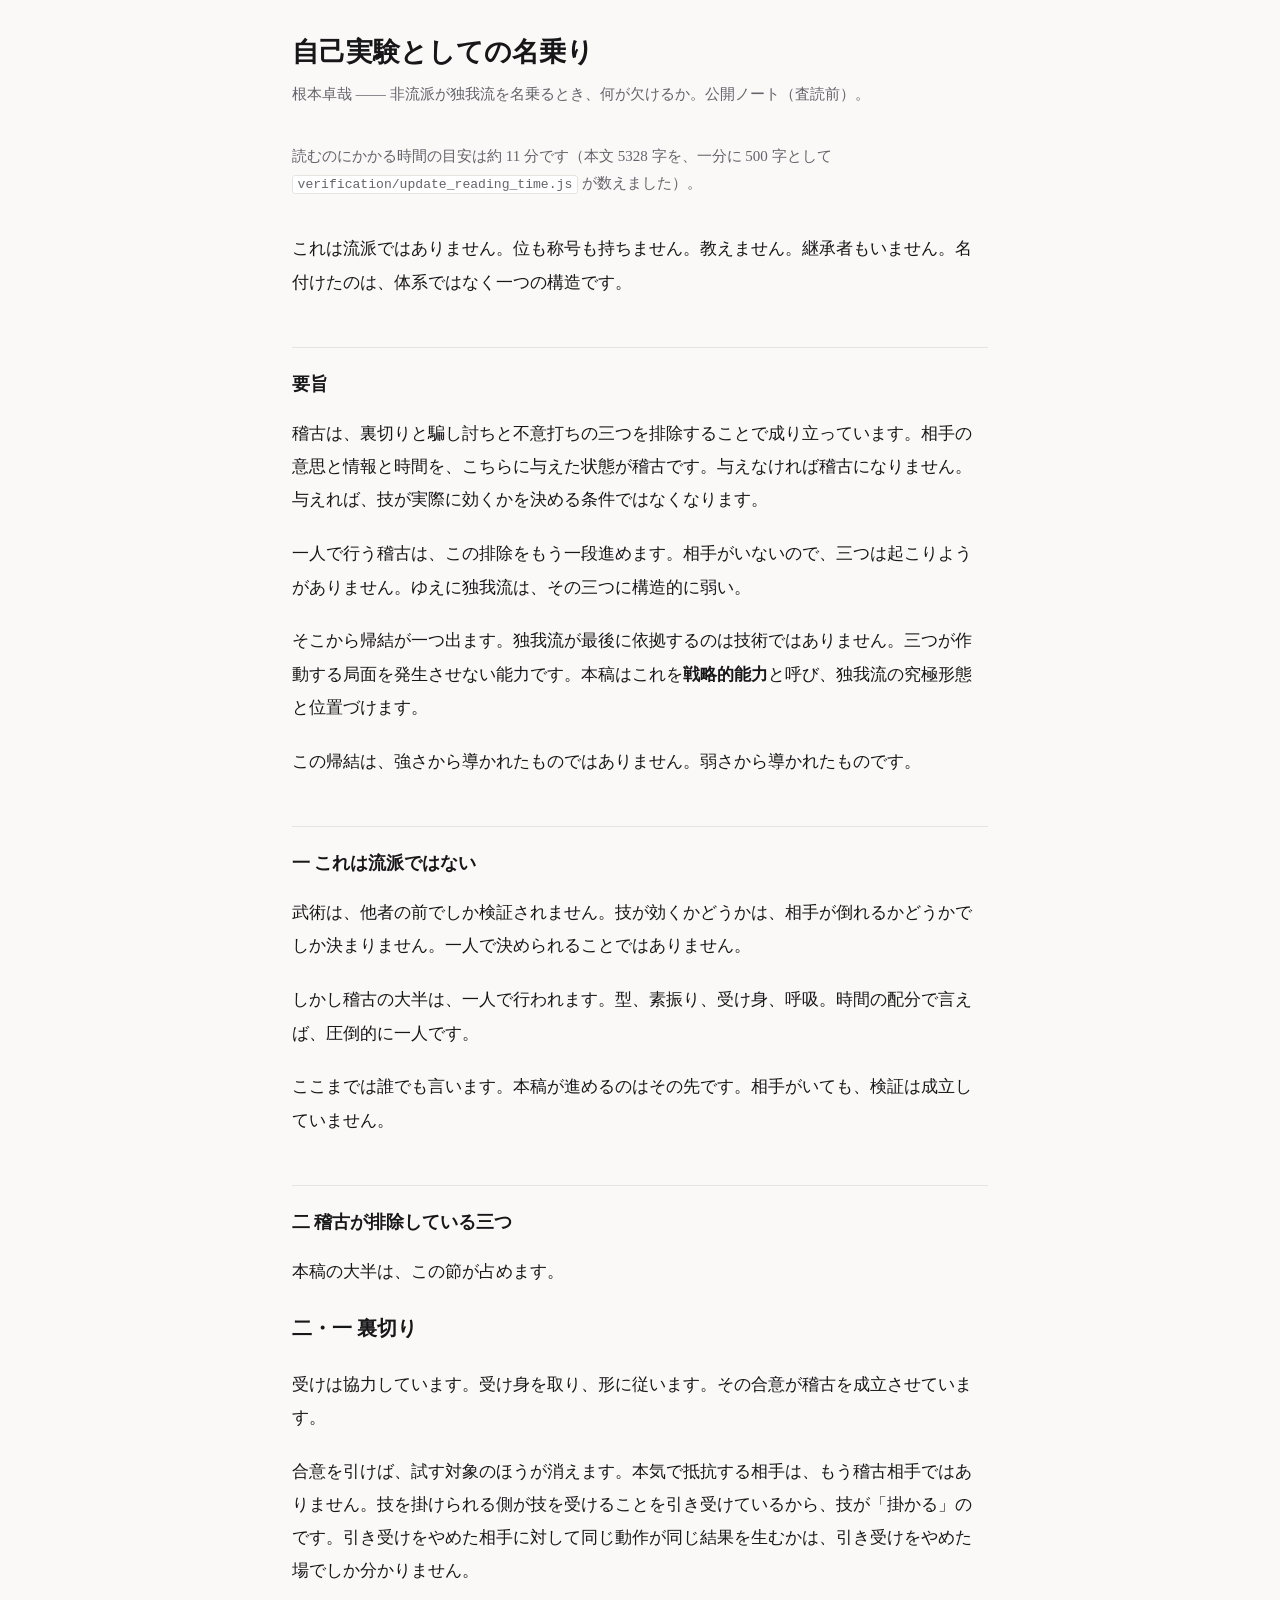
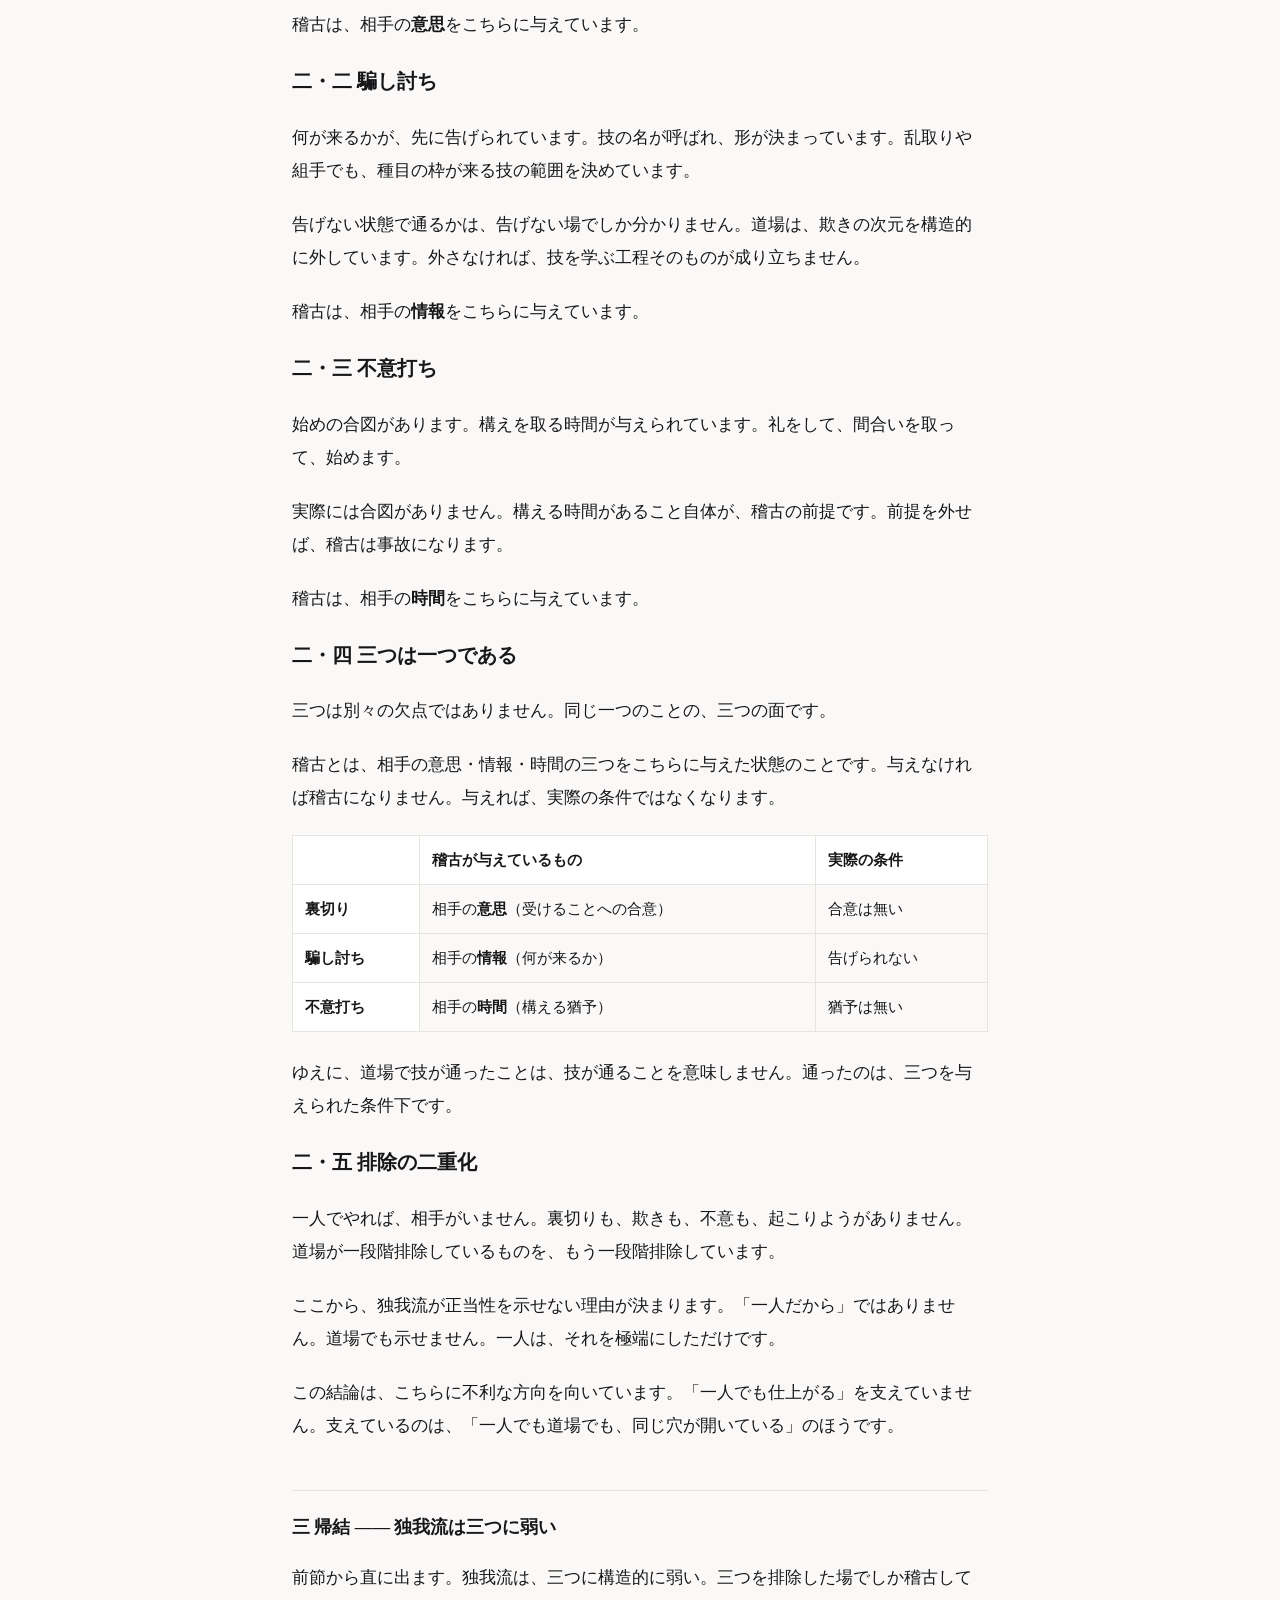
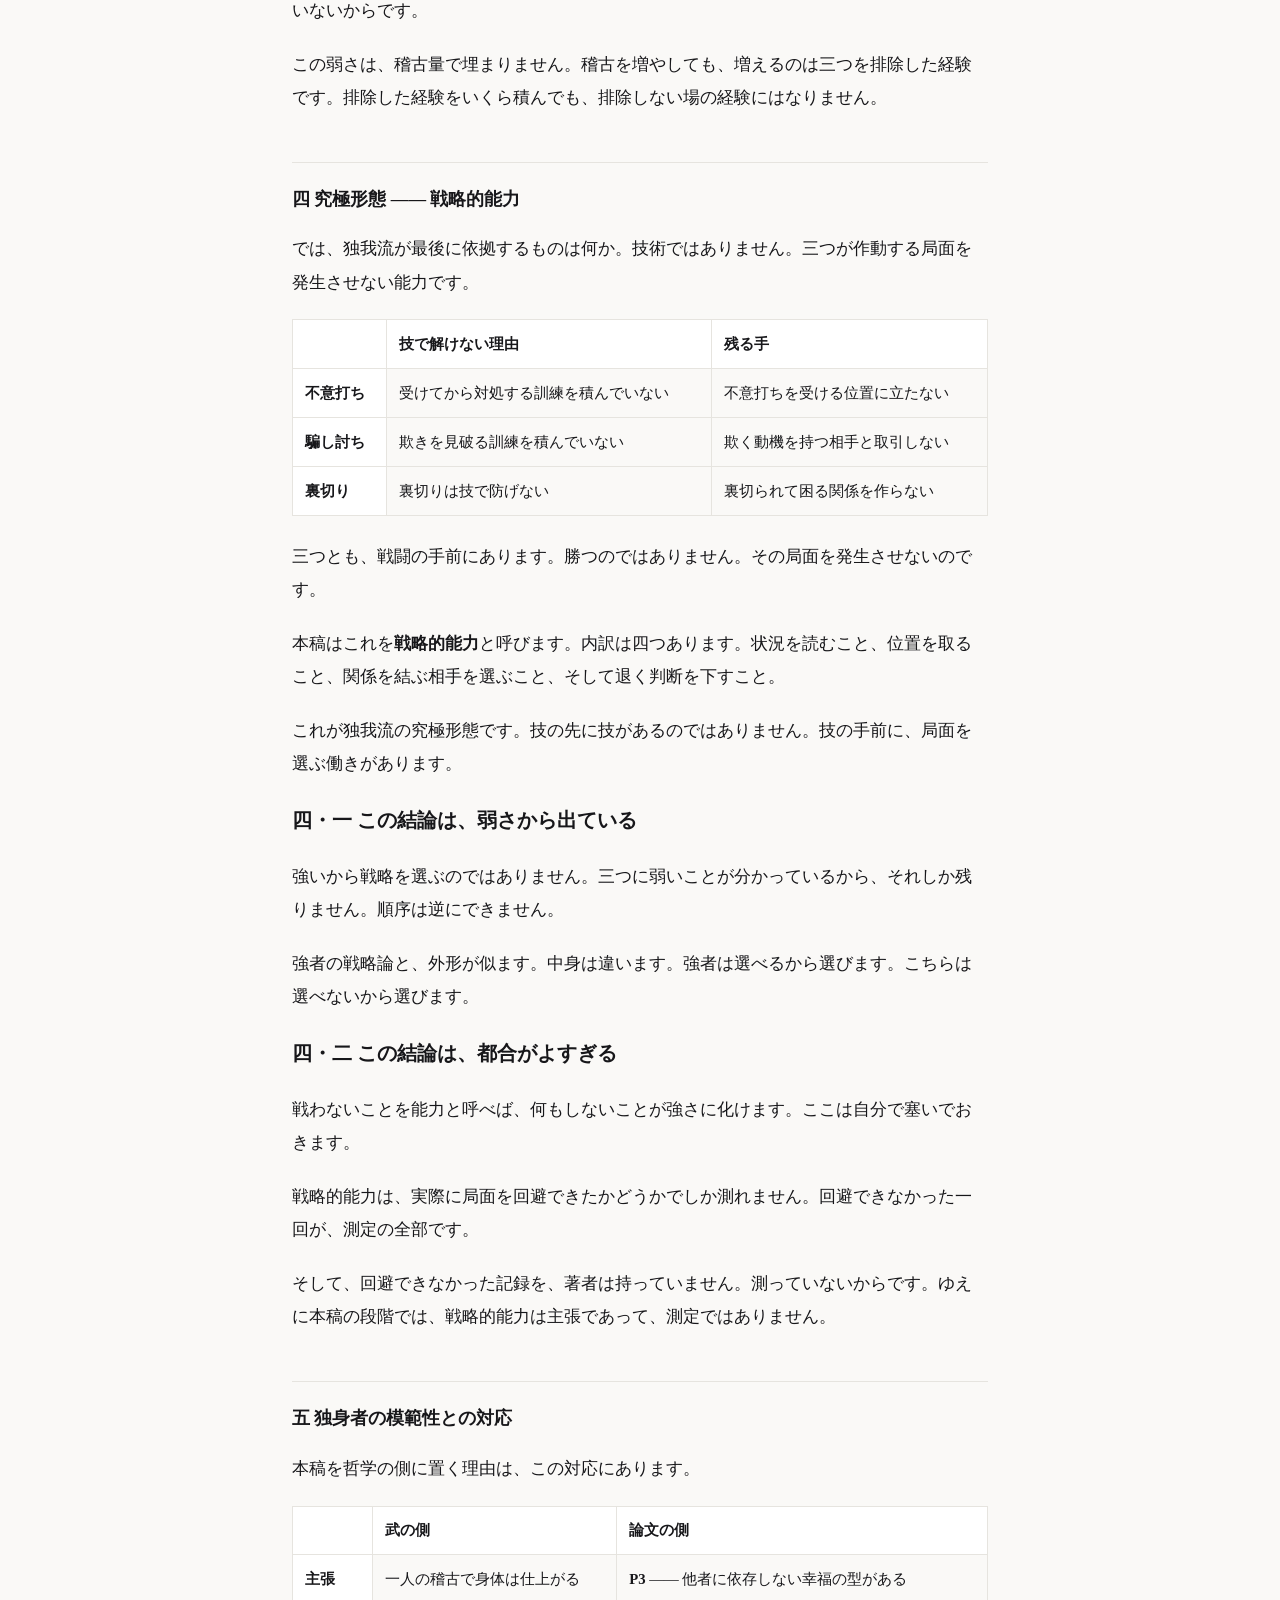
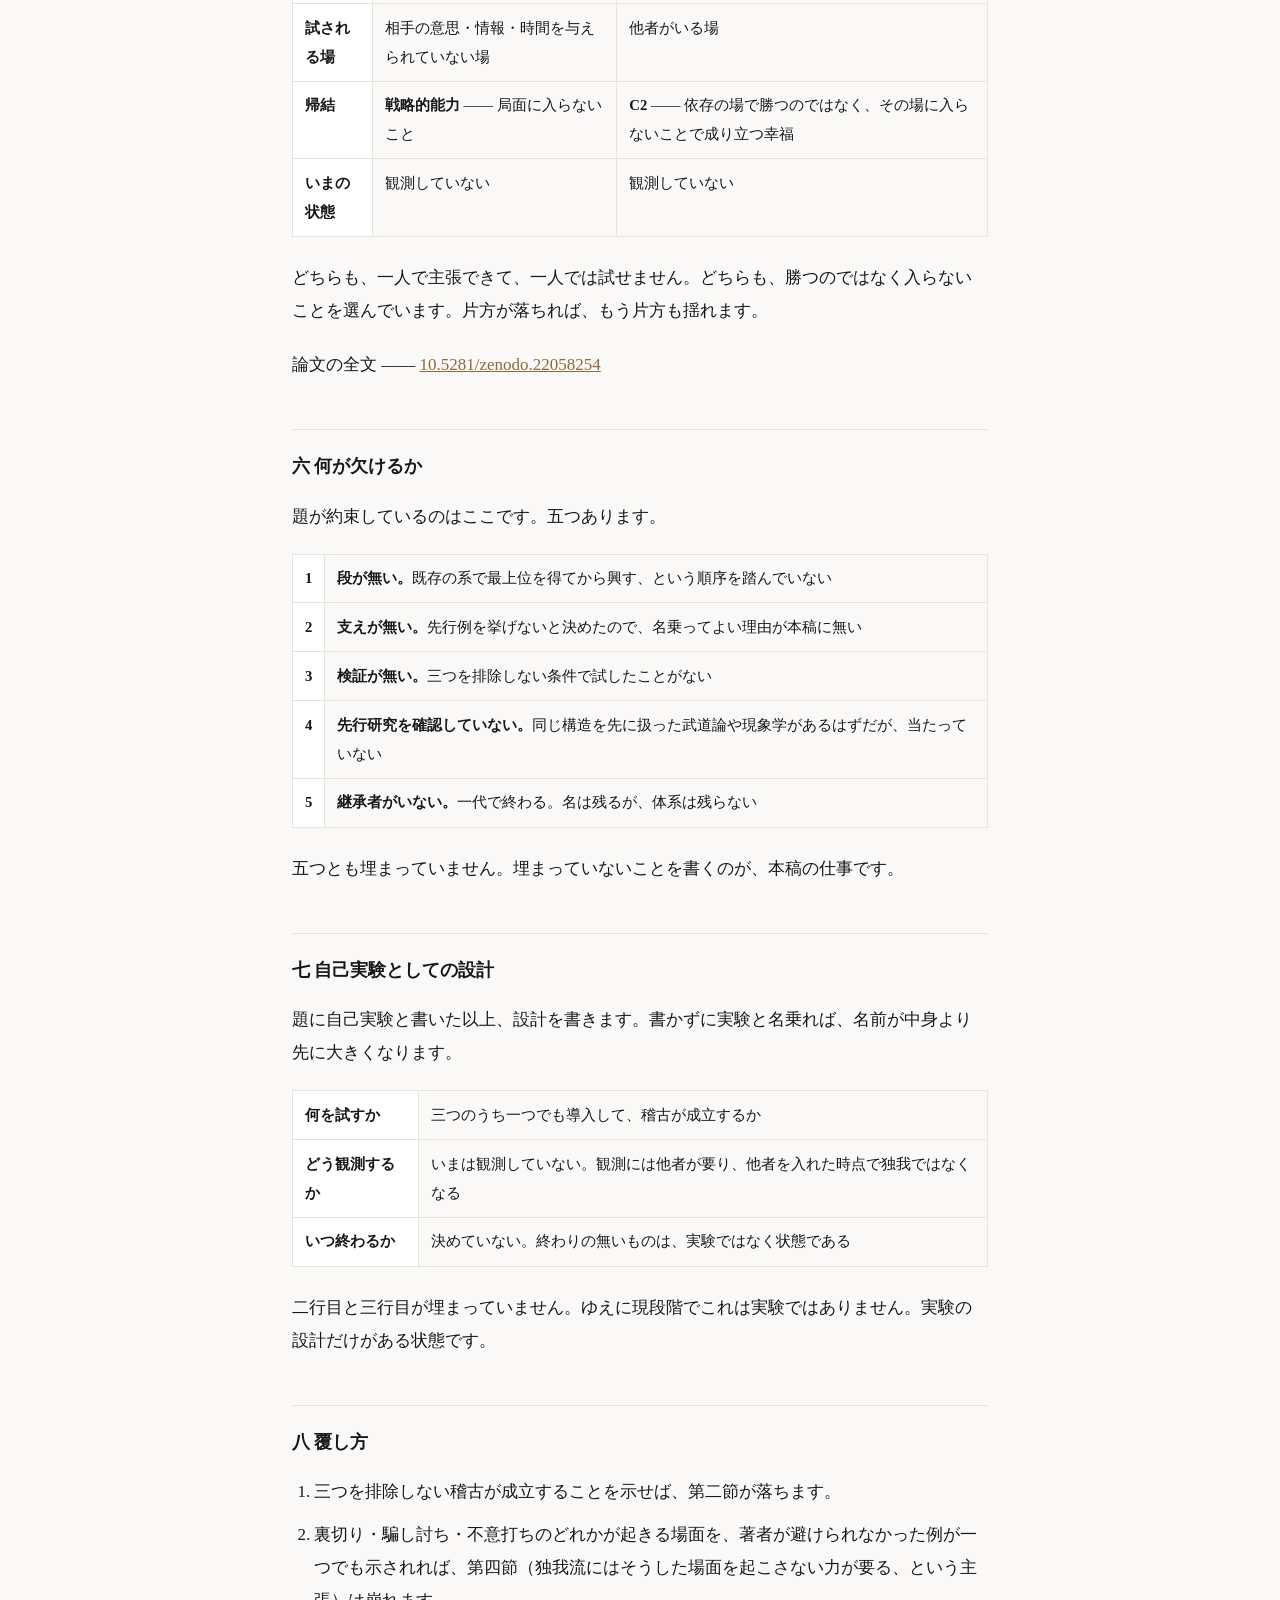
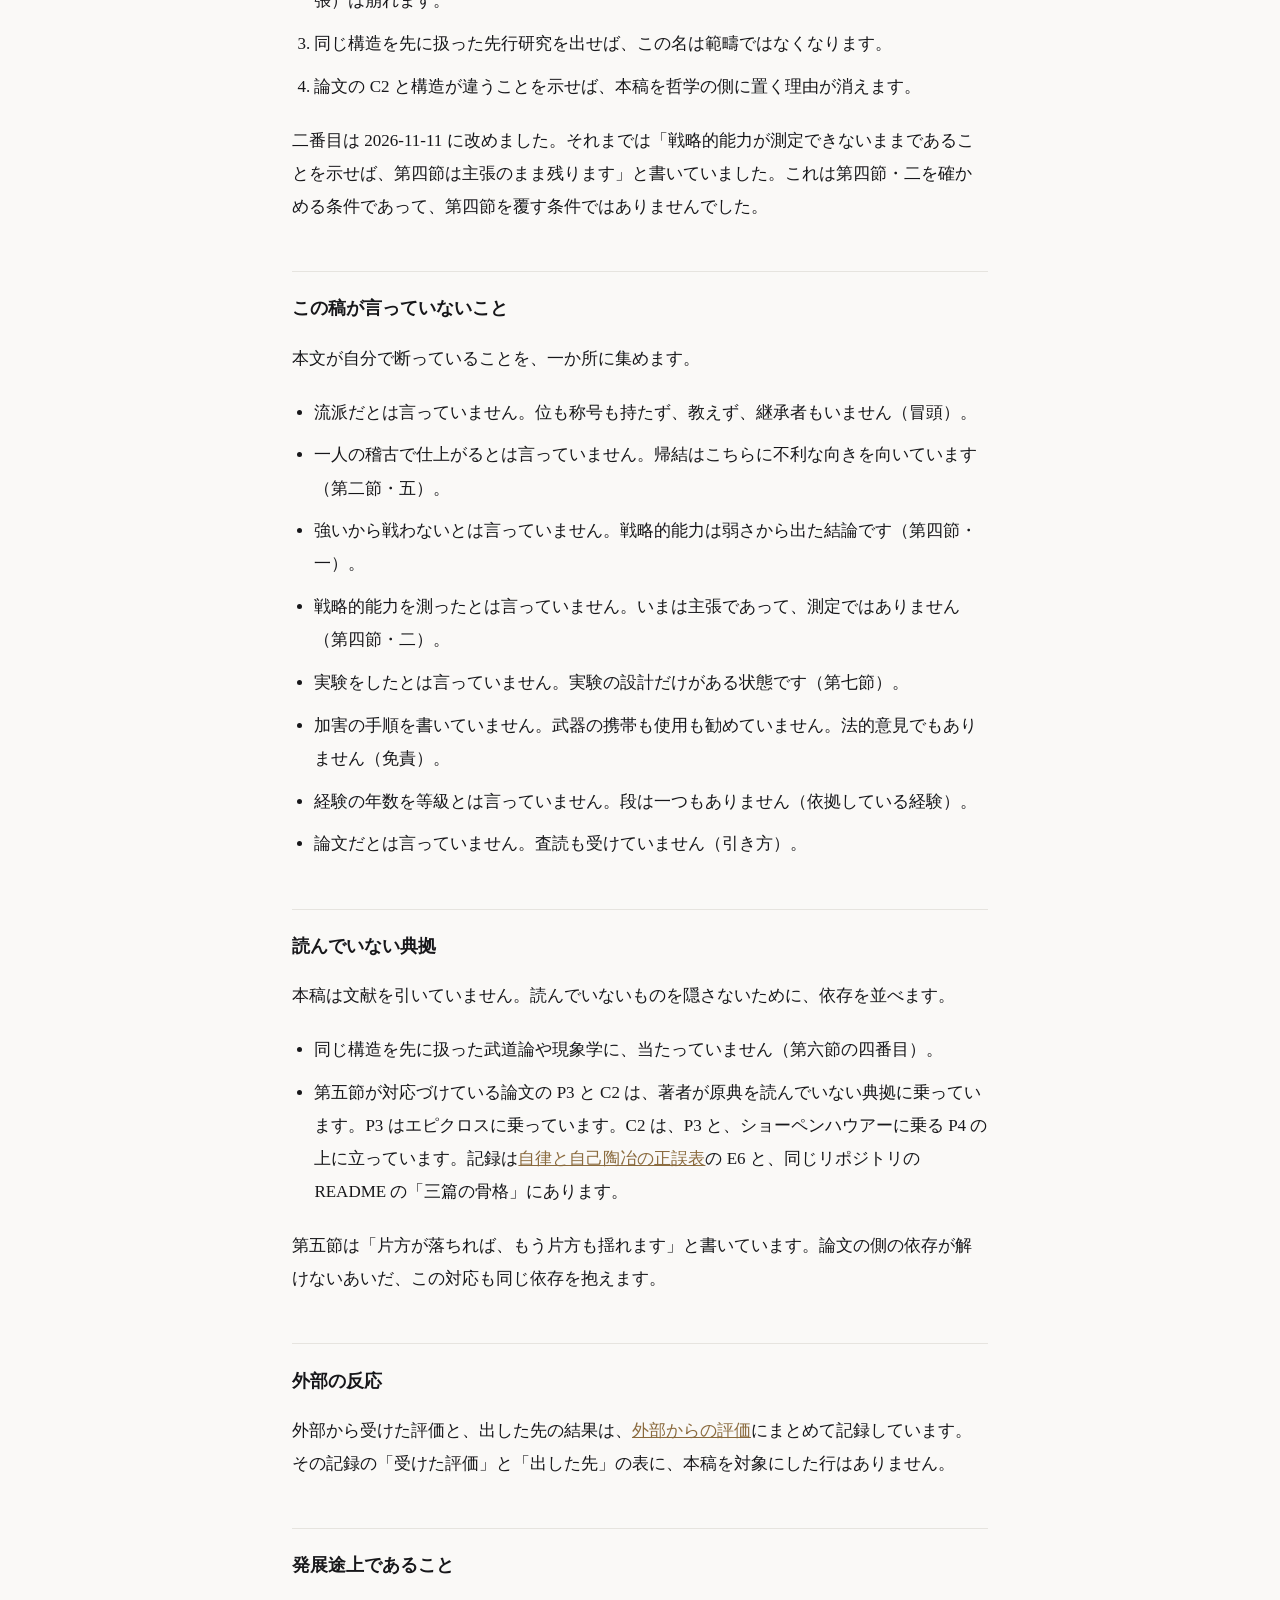
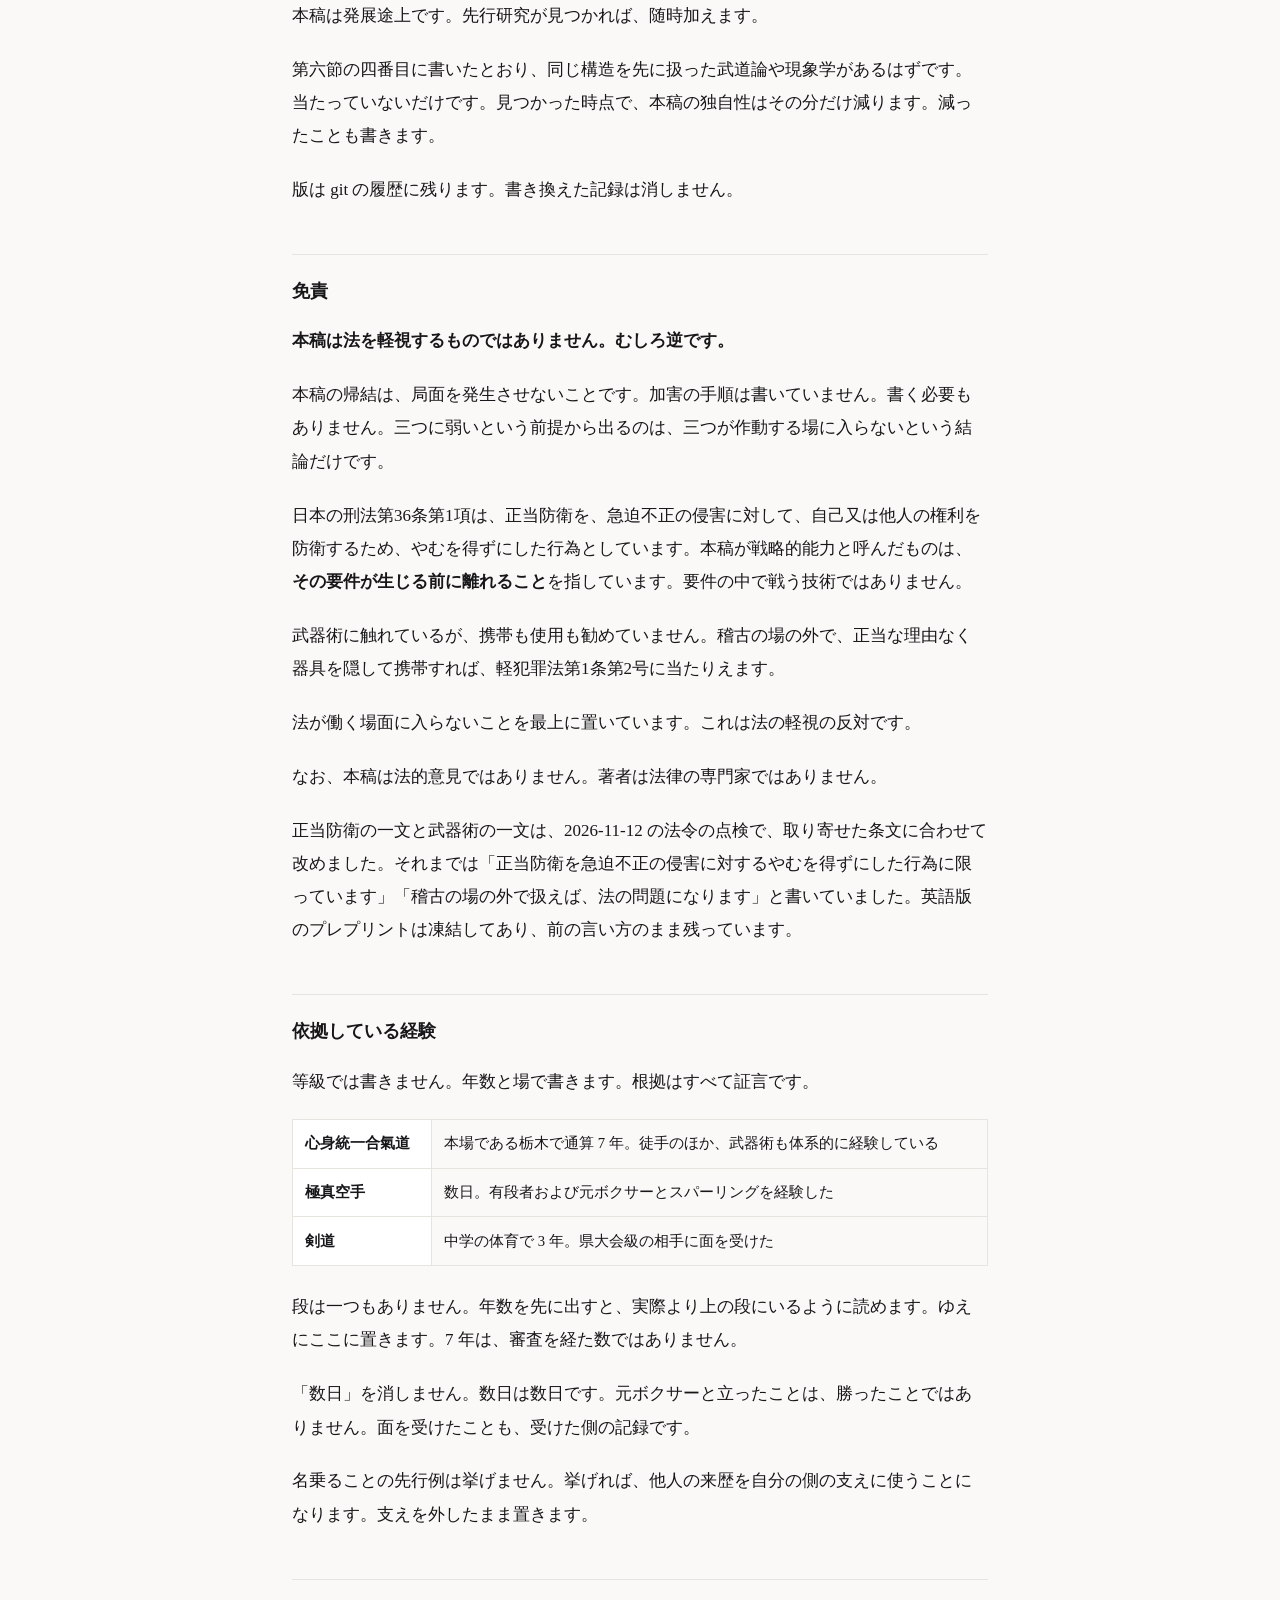
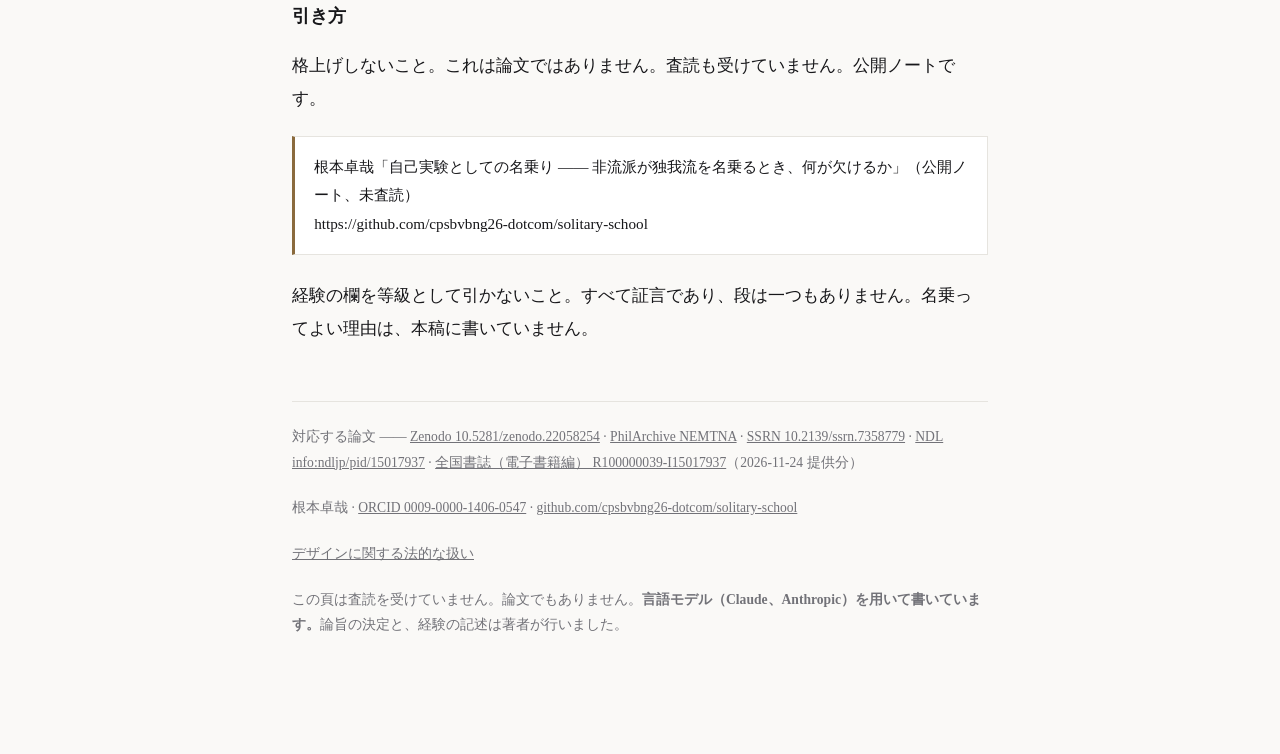
<file: index.html>
<!DOCTYPE html>
<html lang="ja">
<head>
<meta charset="UTF-8">
<meta name="viewport" content="width=device-width, initial-scale=1.0">
<meta http-equiv="Content-Security-Policy" content="default-src 'none'; script-src 'none'; style-src 'self'; img-src 'self' data:; connect-src 'none'; form-action 'none'; base-uri 'none'">
<title>自己実験としての名乗り | 根本卓哉</title>
<meta name="description" content="稽古は裏切りと騙し討ちと不意打ちの三つを排除することで成り立ちます。その三つは、技が実際に効くかを決める条件でもあります。独我流が最後に依拠するのは技術ではなく戦略的能力です。">
<meta name="robots" content="index, follow">
<link rel="stylesheet" href="style.css">
</head>
<body>
<main id="main" tabindex="-1">
<div class="wrap">

<h1>自己実験としての名乗り</h1>
<p class="lede">根本卓哉 —— 非流派が独我流を名乗るとき、何が欠けるか。公開ノート（査読前）。</p>

<p class="lede"><!-- 読む時間:ここから -->読むのにかかる時間の目安は約 11 分です（本文 5328 字を、一分に 500 字として <code>verification/update_reading_time.js</code> が数えました）。<!-- 読む時間:ここまで --></p>

<p>これは流派ではありません。位も称号も持ちません。教えません。継承者もいません。名付けたのは、体系ではなく一つの構造です。</p>

<h2>要旨</h2>

<p>稽古は、裏切りと騙し討ちと不意打ちの三つを排除することで成り立っています。相手の意思と情報と時間を、こちらに与えた状態が稽古です。与えなければ稽古になりません。与えれば、技が実際に効くかを決める条件ではなくなります。</p>

<p>一人で行う稽古は、この排除をもう一段進めます。相手がいないので、三つは起こりようがありません。ゆえに独我流は、その三つに構造的に弱い。</p>

<p>そこから帰結が一つ出ます。独我流が最後に依拠するのは技術ではありません。三つが作動する局面を発生させない能力です。本稿はこれを<b>戦略的能力</b>と呼び、独我流の究極形態と位置づけます。</p>

<p>この帰結は、強さから導かれたものではありません。弱さから導かれたものです。</p>

<h2>一 これは流派ではない</h2>

<p>武術は、他者の前でしか検証されません。技が効くかどうかは、相手が倒れるかどうかでしか決まりません。一人で決められることではありません。</p>

<p>しかし稽古の大半は、一人で行われます。型、素振り、受け身、呼吸。時間の配分で言えば、圧倒的に一人です。</p>

<p>ここまでは誰でも言います。本稿が進めるのはその先です。相手がいても、検証は成立していません。</p>

<h2>二 稽古が排除している三つ</h2>

<p>本稿の大半は、この節が占めます。</p>

<h3>二・一 裏切り</h3>

<p>受けは協力しています。受け身を取り、形に従います。その合意が稽古を成立させています。</p>

<p>合意を引けば、試す対象のほうが消えます。本気で抵抗する相手は、もう稽古相手ではありません。技を掛けられる側が技を受けることを引き受けているから、技が「掛かる」のです。引き受けをやめた相手に対して同じ動作が同じ結果を生むかは、引き受けをやめた場でしか分かりません。</p>

<p>稽古は、相手の<b>意思</b>をこちらに与えています。</p>

<h3>二・二 騙し討ち</h3>

<p>何が来るかが、先に告げられています。技の名が呼ばれ、形が決まっています。乱取りや組手でも、種目の枠が来る技の範囲を決めています。</p>

<p>告げない状態で通るかは、告げない場でしか分かりません。道場は、欺きの次元を構造的に外しています。外さなければ、技を学ぶ工程そのものが成り立ちません。</p>

<p>稽古は、相手の<b>情報</b>をこちらに与えています。</p>

<h3>二・三 不意打ち</h3>

<p>始めの合図があります。構えを取る時間が与えられています。礼をして、間合いを取って、始めます。</p>

<p>実際には合図がありません。構える時間があること自体が、稽古の前提です。前提を外せば、稽古は事故になります。</p>

<p>稽古は、相手の<b>時間</b>をこちらに与えています。</p>

<h3>二・四 三つは一つである</h3>

<p>三つは別々の欠点ではありません。同じ一つのことの、三つの面です。</p>

<p>稽古とは、相手の意思・情報・時間の三つをこちらに与えた状態のことです。与えなければ稽古になりません。与えれば、実際の条件ではなくなります。</p>

<div class="tw">
<table>
<tr><th></th><th>稽古が与えているもの</th><th>実際の条件</th></tr>
<tr><th>裏切り</th><td>相手の<b>意思</b>（受けることへの合意）</td><td>合意は無い</td></tr>
<tr><th>騙し討ち</th><td>相手の<b>情報</b>（何が来るか）</td><td>告げられない</td></tr>
<tr><th>不意打ち</th><td>相手の<b>時間</b>（構える猶予）</td><td>猶予は無い</td></tr>
</table>
</div>

<p>ゆえに、道場で技が通ったことは、技が通ることを意味しません。通ったのは、三つを与えられた条件下です。</p>

<h3>二・五 排除の二重化</h3>

<p>一人でやれば、相手がいません。裏切りも、欺きも、不意も、起こりようがありません。道場が一段階排除しているものを、もう一段階排除しています。</p>

<p>ここから、独我流が正当性を示せない理由が決まります。「一人だから」ではありません。道場でも示せません。一人は、それを極端にしただけです。</p>

<p>この結論は、こちらに不利な方向を向いています。「一人でも仕上がる」を支えていません。支えているのは、「一人でも道場でも、同じ穴が開いている」のほうです。</p>

<h2>三 帰結 —— 独我流は三つに弱い</h2>

<p>前節から直に出ます。独我流は、三つに構造的に弱い。三つを排除した場でしか稽古していないからです。</p>

<p>この弱さは、稽古量で埋まりません。稽古を増やしても、増えるのは三つを排除した経験です。排除した経験をいくら積んでも、排除しない場の経験にはなりません。</p>

<h2>四 究極形態 —— 戦略的能力</h2>

<p>では、独我流が最後に依拠するものは何か。技術ではありません。三つが作動する局面を発生させない能力です。</p>

<div class="tw">
<table>
<tr><th></th><th>技で解けない理由</th><th>残る手</th></tr>
<tr><th>不意打ち</th><td>受けてから対処する訓練を積んでいない</td><td>不意打ちを受ける位置に立たない</td></tr>
<tr><th>騙し討ち</th><td>欺きを見破る訓練を積んでいない</td><td>欺く動機を持つ相手と取引しない</td></tr>
<tr><th>裏切り</th><td>裏切りは技で防げない</td><td>裏切られて困る関係を作らない</td></tr>
</table>
</div>

<p>三つとも、戦闘の手前にあります。勝つのではありません。その局面を発生させないのです。</p>

<p>本稿はこれを<b>戦略的能力</b>と呼びます。内訳は四つあります。状況を読むこと、位置を取ること、関係を結ぶ相手を選ぶこと、そして退く判断を下すこと。</p>

<p>これが独我流の究極形態です。技の先に技があるのではありません。技の手前に、局面を選ぶ働きがあります。</p>

<h3>四・一 この結論は、弱さから出ている</h3>

<p>強いから戦略を選ぶのではありません。三つに弱いことが分かっているから、それしか残りません。順序は逆にできません。</p>

<p>強者の戦略論と、外形が似ます。中身は違います。強者は選べるから選びます。こちらは選べないから選びます。</p>

<h3>四・二 この結論は、都合がよすぎる</h3>

<p>戦わないことを能力と呼べば、何もしないことが強さに化けます。ここは自分で塞いでおきます。</p>

<p>戦略的能力は、実際に局面を回避できたかどうかでしか測れません。回避できなかった一回が、測定の全部です。</p>

<p>そして、回避できなかった記録を、著者は持っていません。測っていないからです。ゆえに本稿の段階では、戦略的能力は主張であって、測定ではありません。</p>

<h2>五 独身者の模範性との対応</h2>

<p>本稿を哲学の側に置く理由は、この対応にあります。</p>

<div class="tw">
<table>
<tr><th></th><th>武の側</th><th>論文の側</th></tr>
<tr><th>主張</th><td>一人の稽古で身体は仕上がる</td><td><b>P3</b> —— 他者に依存しない幸福の型がある</td></tr>
<tr><th>試される場</th><td>相手の意思・情報・時間を与えられていない場</td><td>他者がいる場</td></tr>
<tr><th>帰結</th><td><b>戦略的能力</b> —— 局面に入らないこと</td><td><b>C2</b> —— 依存の場で勝つのではなく、その場に入らないことで成り立つ幸福</td></tr>
<tr><th>いまの状態</th><td>観測していない</td><td>観測していない</td></tr>
</table>
</div>

<p>どちらも、一人で主張できて、一人では試せません。どちらも、勝つのではなく入らないことを選んでいます。片方が落ちれば、もう片方も揺れます。</p>

<p>論文の全文 —— <a href="https://doi.org/10.5281/zenodo.22058254" target="_blank" rel="noopener">10.5281/zenodo.22058254</a></p>

<h2>六 何が欠けるか</h2>

<p>題が約束しているのはここです。五つあります。</p>

<div class="tw">
<table>
<tr><th>1</th><td><b>段が無い。</b>既存の系で最上位を得てから興す、という順序を踏んでいない</td></tr>
<tr><th>2</th><td><b>支えが無い。</b>先行例を挙げないと決めたので、名乗ってよい理由が本稿に無い</td></tr>
<tr><th>3</th><td><b>検証が無い。</b>三つを排除しない条件で試したことがない</td></tr>
<tr><th>4</th><td><b>先行研究を確認していない。</b>同じ構造を先に扱った武道論や現象学があるはずだが、当たっていない</td></tr>
<tr><th>5</th><td><b>継承者がいない。</b>一代で終わる。名は残るが、体系は残らない</td></tr>
</table>
</div>

<p>五つとも埋まっていません。埋まっていないことを書くのが、本稿の仕事です。</p>

<h2>七 自己実験としての設計</h2>

<p>題に自己実験と書いた以上、設計を書きます。書かずに実験と名乗れば、名前が中身より先に大きくなります。</p>

<div class="tw">
<table>
<tr><th>何を試すか</th><td>三つのうち一つでも導入して、稽古が成立するか</td></tr>
<tr><th>どう観測するか</th><td>いまは観測していない。観測には他者が要り、他者を入れた時点で独我ではなくなる</td></tr>
<tr><th>いつ終わるか</th><td>決めていない。終わりの無いものは、実験ではなく状態である</td></tr>
</table>
</div>

<p>二行目と三行目が埋まっていません。ゆえに現段階でこれは実験ではありません。実験の設計だけがある状態です。</p>

<h2>八 覆し方</h2>

<ol>
<li>三つを排除しない稽古が成立することを示せば、第二節が落ちます。</li>
<li>裏切り・騙し討ち・不意打ちのどれかが起きる場面を、著者が避けられなかった例が一つでも示されれば、第四節（独我流にはそうした場面を起こさない力が要る、という主張）は崩れます。</li>
<li>同じ構造を先に扱った先行研究を出せば、この名は範疇ではなくなります。</li>
<li>論文の C2 と構造が違うことを示せば、本稿を哲学の側に置く理由が消えます。</li>
</ol>

<p>二番目は 2026-11-11 に改めました。それまでは「戦略的能力が測定できないままであることを示せば、第四節は主張のまま残ります」と書いていました。これは第四節・二を確かめる条件であって、第四節を覆す条件ではありませんでした。</p>

<h2>この稿が言っていないこと</h2>

<p>本文が自分で断っていることを、一か所に集めます。</p>

<ul>
<li>流派だとは言っていません。位も称号も持たず、教えず、継承者もいません（冒頭）。</li>
<li>一人の稽古で仕上がるとは言っていません。帰結はこちらに不利な向きを向いています（第二節・五）。</li>
<li>強いから戦わないとは言っていません。戦略的能力は弱さから出た結論です（第四節・一）。</li>
<li>戦略的能力を測ったとは言っていません。いまは主張であって、測定ではありません（第四節・二）。</li>
<li>実験をしたとは言っていません。実験の設計だけがある状態です（第七節）。</li>
<li>加害の手順を書いていません。武器の携帯も使用も勧めていません。法的意見でもありません（免責）。</li>
<li>経験の年数を等級とは言っていません。段は一つもありません（依拠している経験）。</li>
<li>論文だとは言っていません。査読も受けていません（引き方）。</li>
</ul>

<h2>読んでいない典拠</h2>

<p>本稿は文献を引いていません。読んでいないものを隠さないために、依存を並べます。</p>

<ul>
<li>同じ構造を先に扱った武道論や現象学に、当たっていません（第六節の四番目）。</li>
<li>第五節が対応づけている論文の P3 と C2 は、著者が原典を読んでいない典拠に乗っています。P3 はエピクロスに乗っています。C2 は、P3 と、ショーペンハウアーに乗る P4 の上に立っています。記録は<a href="https://github.com/cpsbvbng26-dotcom/autonomy-and-self-cultivation/blob/main/ERRATA.md" target="_blank" rel="noopener">自律と自己陶冶の正誤表</a>の E6 と、同じリポジトリの README の「三篇の骨格」にあります。</li>
</ul>

<p>第五節は「片方が落ちれば、もう片方も揺れます」と書いています。論文の側の依存が解けないあいだ、この対応も同じ依存を抱えます。</p>

<h2>外部の反応</h2>

<p>外部から受けた評価と、出した先の結果は、<a href="https://github.com/cpsbvbng26-dotcom/cpsbvbng26-dotcom/blob/main/docs/external-evaluations.md" target="_blank" rel="noopener">外部からの評価</a>にまとめて記録しています。その記録の「受けた評価」と「出した先」の表に、本稿を対象にした行はありません。</p>

<h2>発展途上であること</h2>

<p>本稿は発展途上です。先行研究が見つかれば、随時加えます。</p>

<p>第六節の四番目に書いたとおり、同じ構造を先に扱った武道論や現象学があるはずです。当たっていないだけです。見つかった時点で、本稿の独自性はその分だけ減ります。減ったことも書きます。</p>

<p>版は git の履歴に残ります。書き換えた記録は消しません。</p>

<h2>免責</h2>

<p><b>本稿は法を軽視するものではありません。むしろ逆です。</b></p>

<p>本稿の帰結は、局面を発生させないことです。加害の手順は書いていません。書く必要もありません。三つに弱いという前提から出るのは、三つが作動する場に入らないという結論だけです。</p>

<p>日本の刑法第36条第1項は、正当防衛を、急迫不正の侵害に対して、自己又は他人の権利を防衛するため、やむを得ずにした行為としています。本稿が戦略的能力と呼んだものは、<b>その要件が生じる前に離れること</b>を指しています。要件の中で戦う技術ではありません。</p>

<p>武器術に触れているが、携帯も使用も勧めていません。稽古の場の外で、正当な理由なく器具を隠して携帯すれば、軽犯罪法第1条第2号に当たりえます。</p>

<p>法が働く場面に入らないことを最上に置いています。これは法の軽視の反対です。</p>

<p>なお、本稿は法的意見ではありません。著者は法律の専門家ではありません。</p>

<p>正当防衛の一文と武器術の一文は、2026-11-12 の法令の点検で、取り寄せた条文に合わせて改めました。それまでは「正当防衛を急迫不正の侵害に対するやむを得ずにした行為に限っています」「稽古の場の外で扱えば、法の問題になります」と書いていました。英語版のプレプリントは凍結してあり、前の言い方のまま残っています。</p>

<h2>依拠している経験</h2>

<p>等級では書きません。年数と場で書きます。根拠はすべて証言です。</p>

<div class="tw">
<table>
<tr><th>心身統一合氣道</th><td>本場である栃木で通算 7 年。徒手のほか、武器術も体系的に経験している</td></tr>
<tr><th>極真空手</th><td>数日。有段者および元ボクサーとスパーリングを経験した</td></tr>
<tr><th>剣道</th><td>中学の体育で 3 年。県大会級の相手に面を受けた</td></tr>
</table>
</div>

<p>段は一つもありません。年数を先に出すと、実際より上の段にいるように読めます。ゆえにここに置きます。7 年は、審査を経た数ではありません。</p>

<p>「数日」を消しません。数日は数日です。元ボクサーと立ったことは、勝ったことではありません。面を受けたことも、受けた側の記録です。</p>

<p>名乗ることの先行例は挙げません。挙げれば、他人の来歴を自分の側の支えに使うことになります。支えを外したまま置きます。</p>

<h2>引き方</h2>

<p>格上げしないこと。これは論文ではありません。査読も受けていません。公開ノートです。</p>

<div class="note">
<p>根本卓哉「自己実験としての名乗り —— 非流派が独我流を名乗るとき、何が欠けるか」（公開ノート、未査読）<br>
https://github.com/cpsbvbng26-dotcom/solitary-school</p>
</div>

<p>経験の欄を等級として引かないこと。すべて証言であり、段は一つもありません。名乗ってよい理由は、本稿に書いていません。</p>

<footer>
<p>対応する論文 ——
<a href="https://doi.org/10.5281/zenodo.22058254" target="_blank" rel="noopener">Zenodo 10.5281/zenodo.22058254</a> ·
<a href="https://philarchive.org/rec/NEMTNA" target="_blank" rel="noopener">PhilArchive NEMTNA</a> ·
<a href="https://doi.org/10.2139/ssrn.7358779" target="_blank" rel="noopener">SSRN 10.2139/ssrn.7358779</a> ·
<a href="https://dl.ndl.go.jp/pid/15017937" target="_blank" rel="noopener">NDL info:ndljp/pid/15017937</a> ·
<a href="https://ndlsearch.ndl.go.jp/books/R100000039-I15017937" target="_blank" rel="noopener">全国書誌（電子書籍編） R100000039-I15017937</a>（2026-11-24 提供分）</p>
<p>根本卓哉 · <a href="https://orcid.org/0009-0000-1406-0547" target="_blank" rel="noopener">ORCID 0009-0000-1406-0547</a> ·
<a href="https://github.com/cpsbvbng26-dotcom/solitary-school" target="_blank" rel="noopener">github.com/cpsbvbng26-dotcom/solitary-school</a></p>
<p><a href="design-legal.html">デザインに関する法的な扱い</a></p>
<p>この頁は査読を受けていません。論文でもありません。<b>言語モデル（Claude、Anthropic）を用いて書いています。</b>論旨の決定と、経験の記述は著者が行いました。</p>
</footer>

</div>
</main>
</body>
</html>
</file>
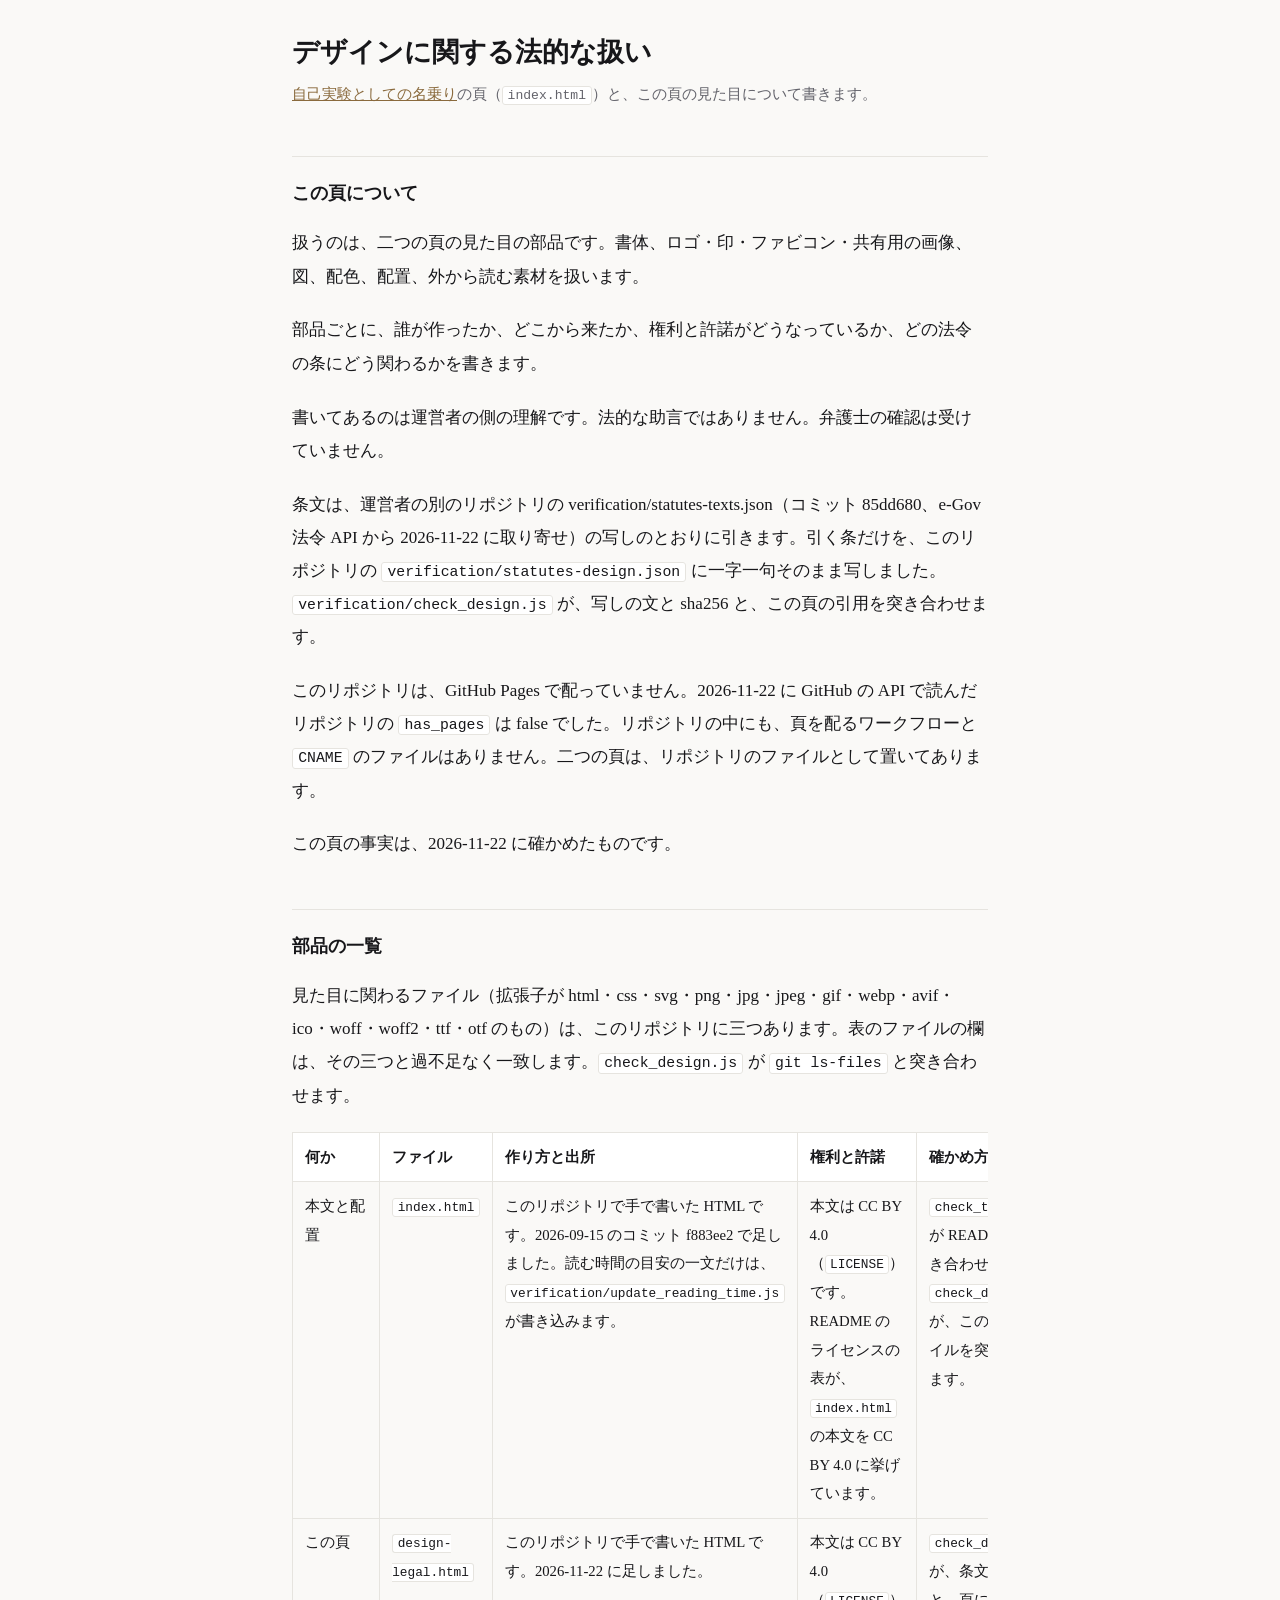
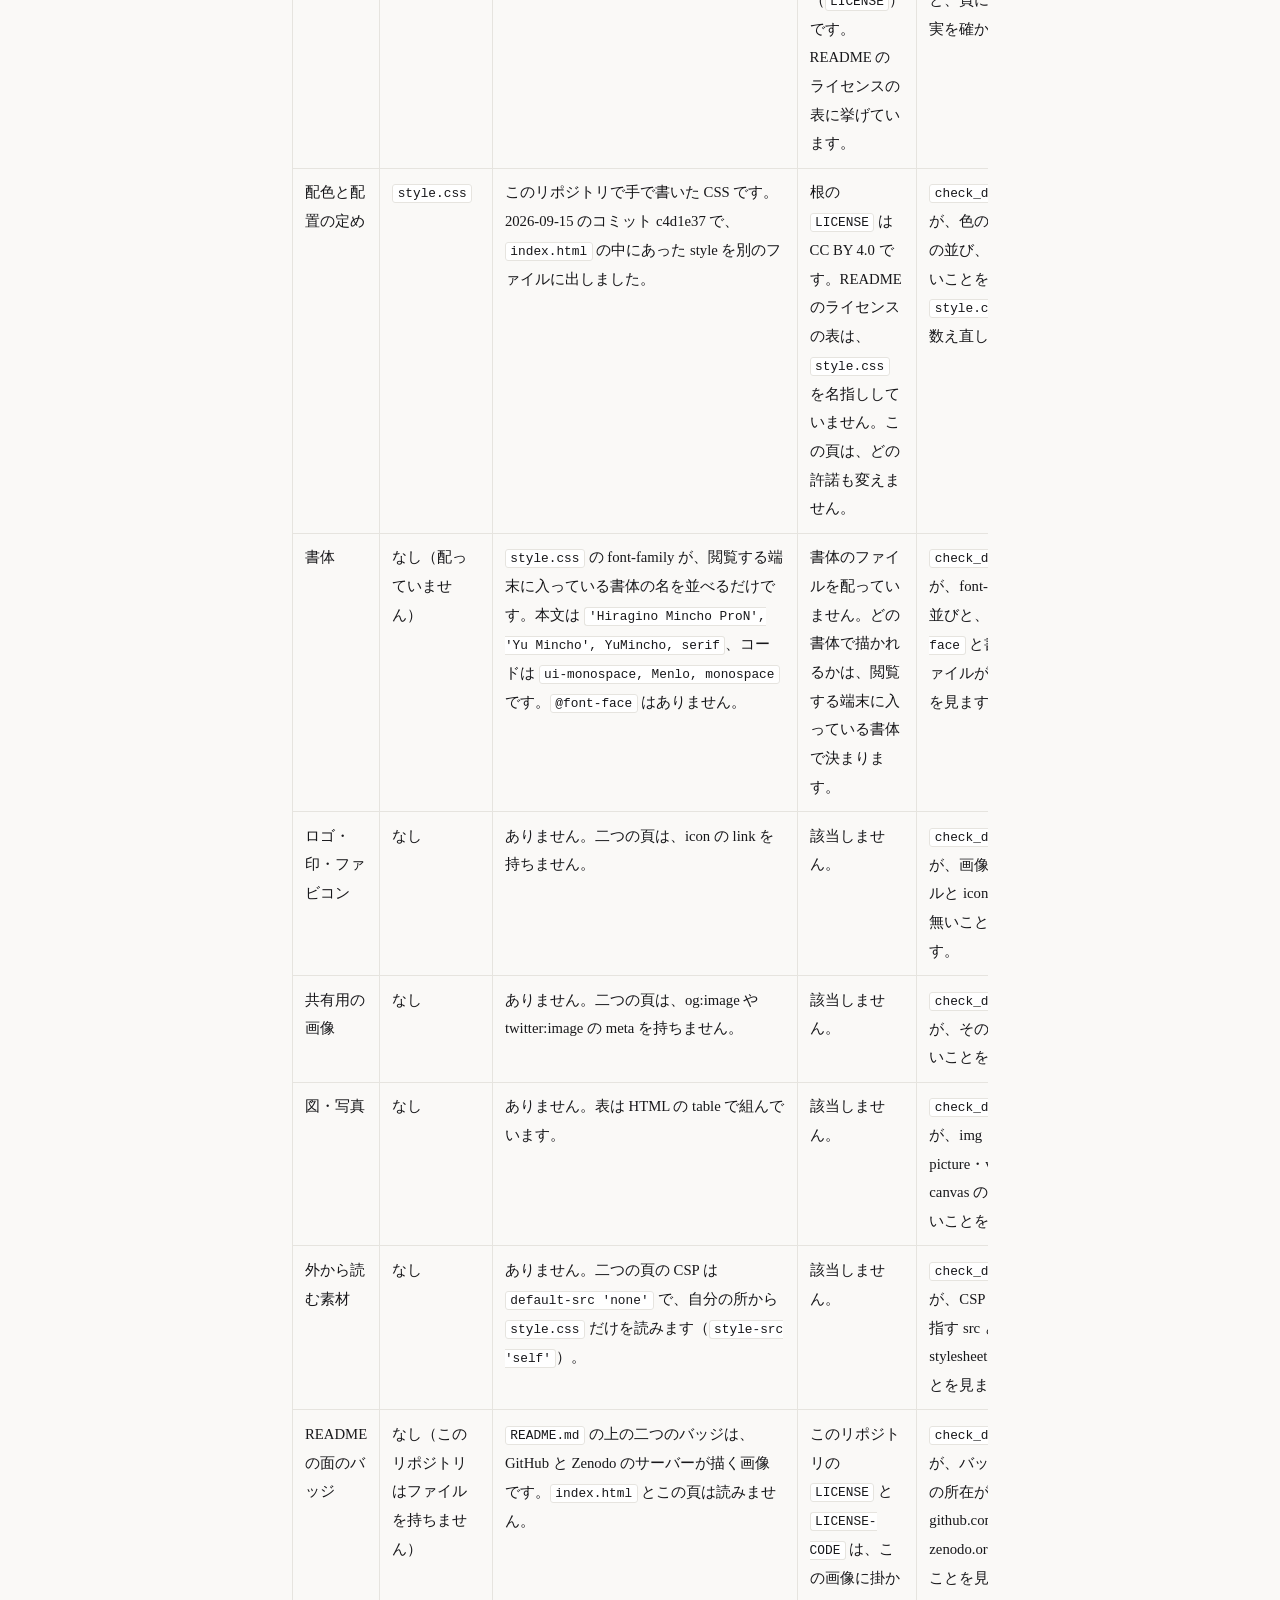
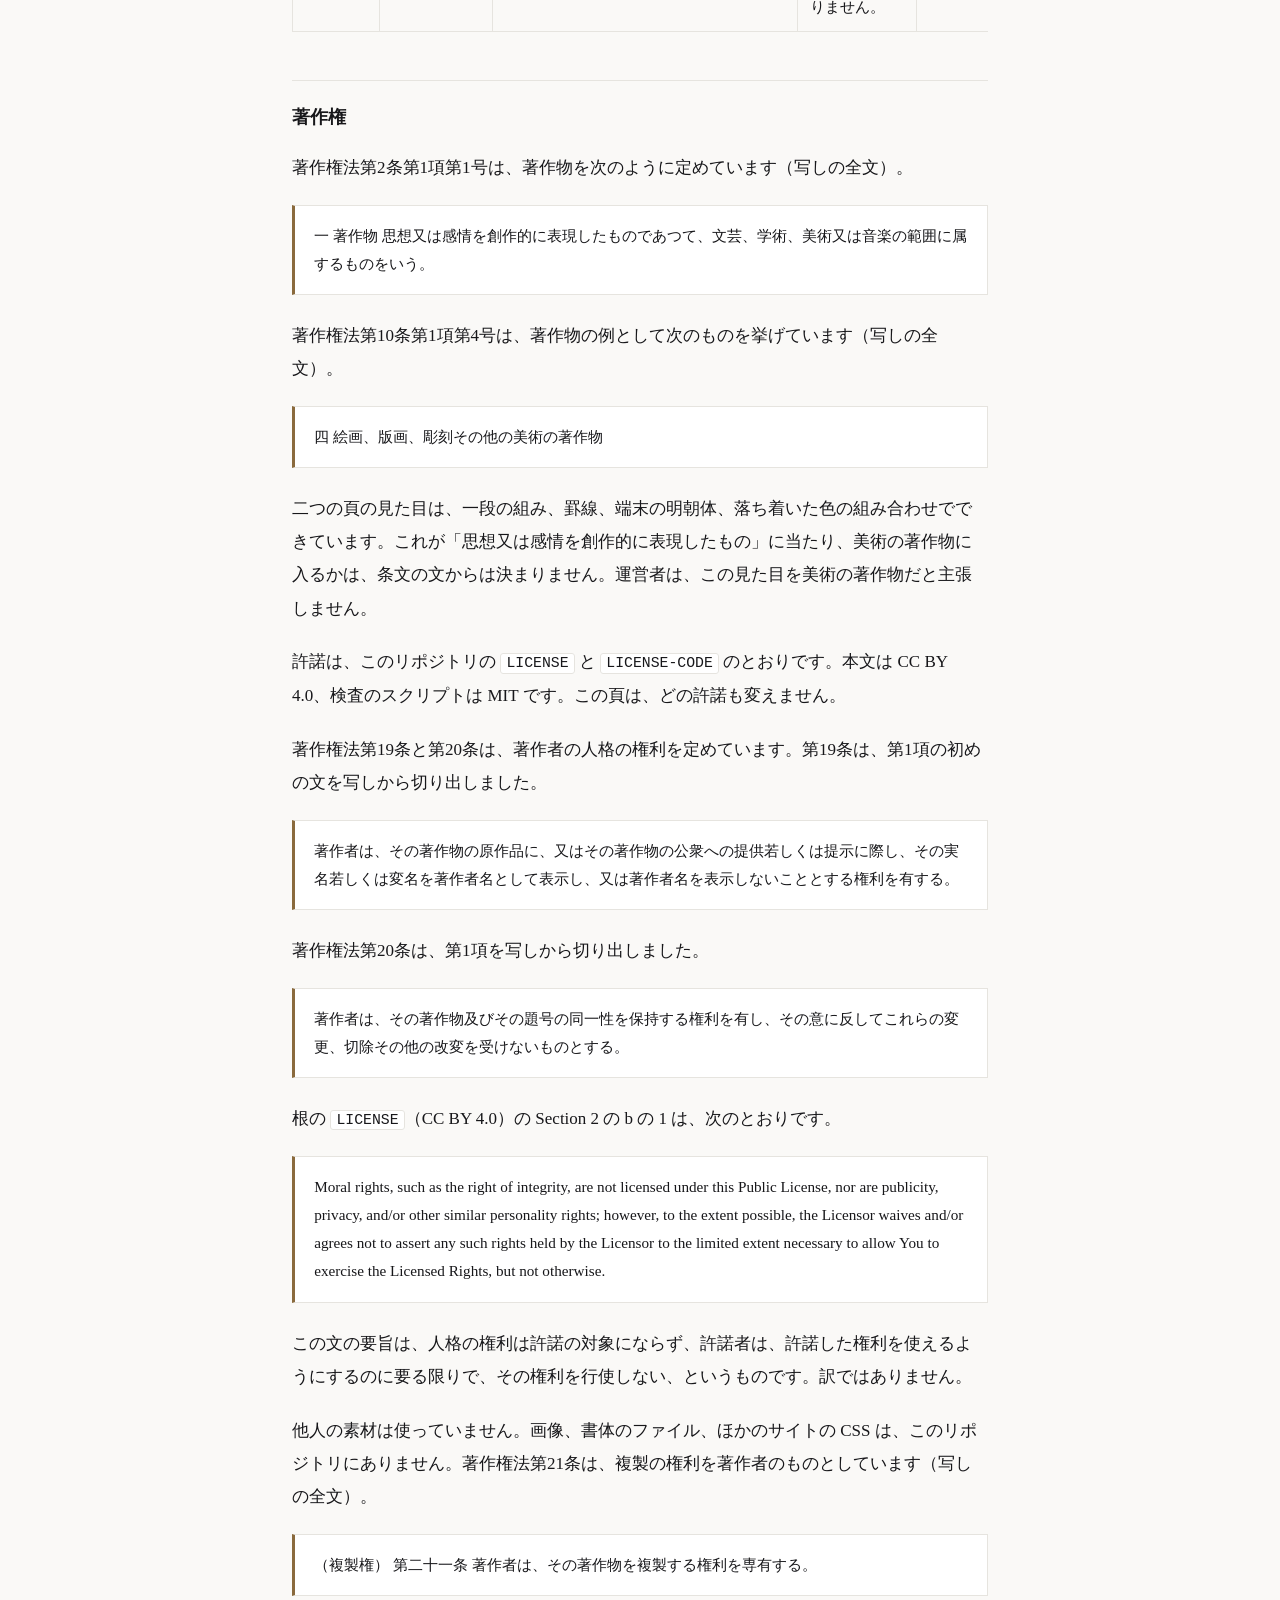
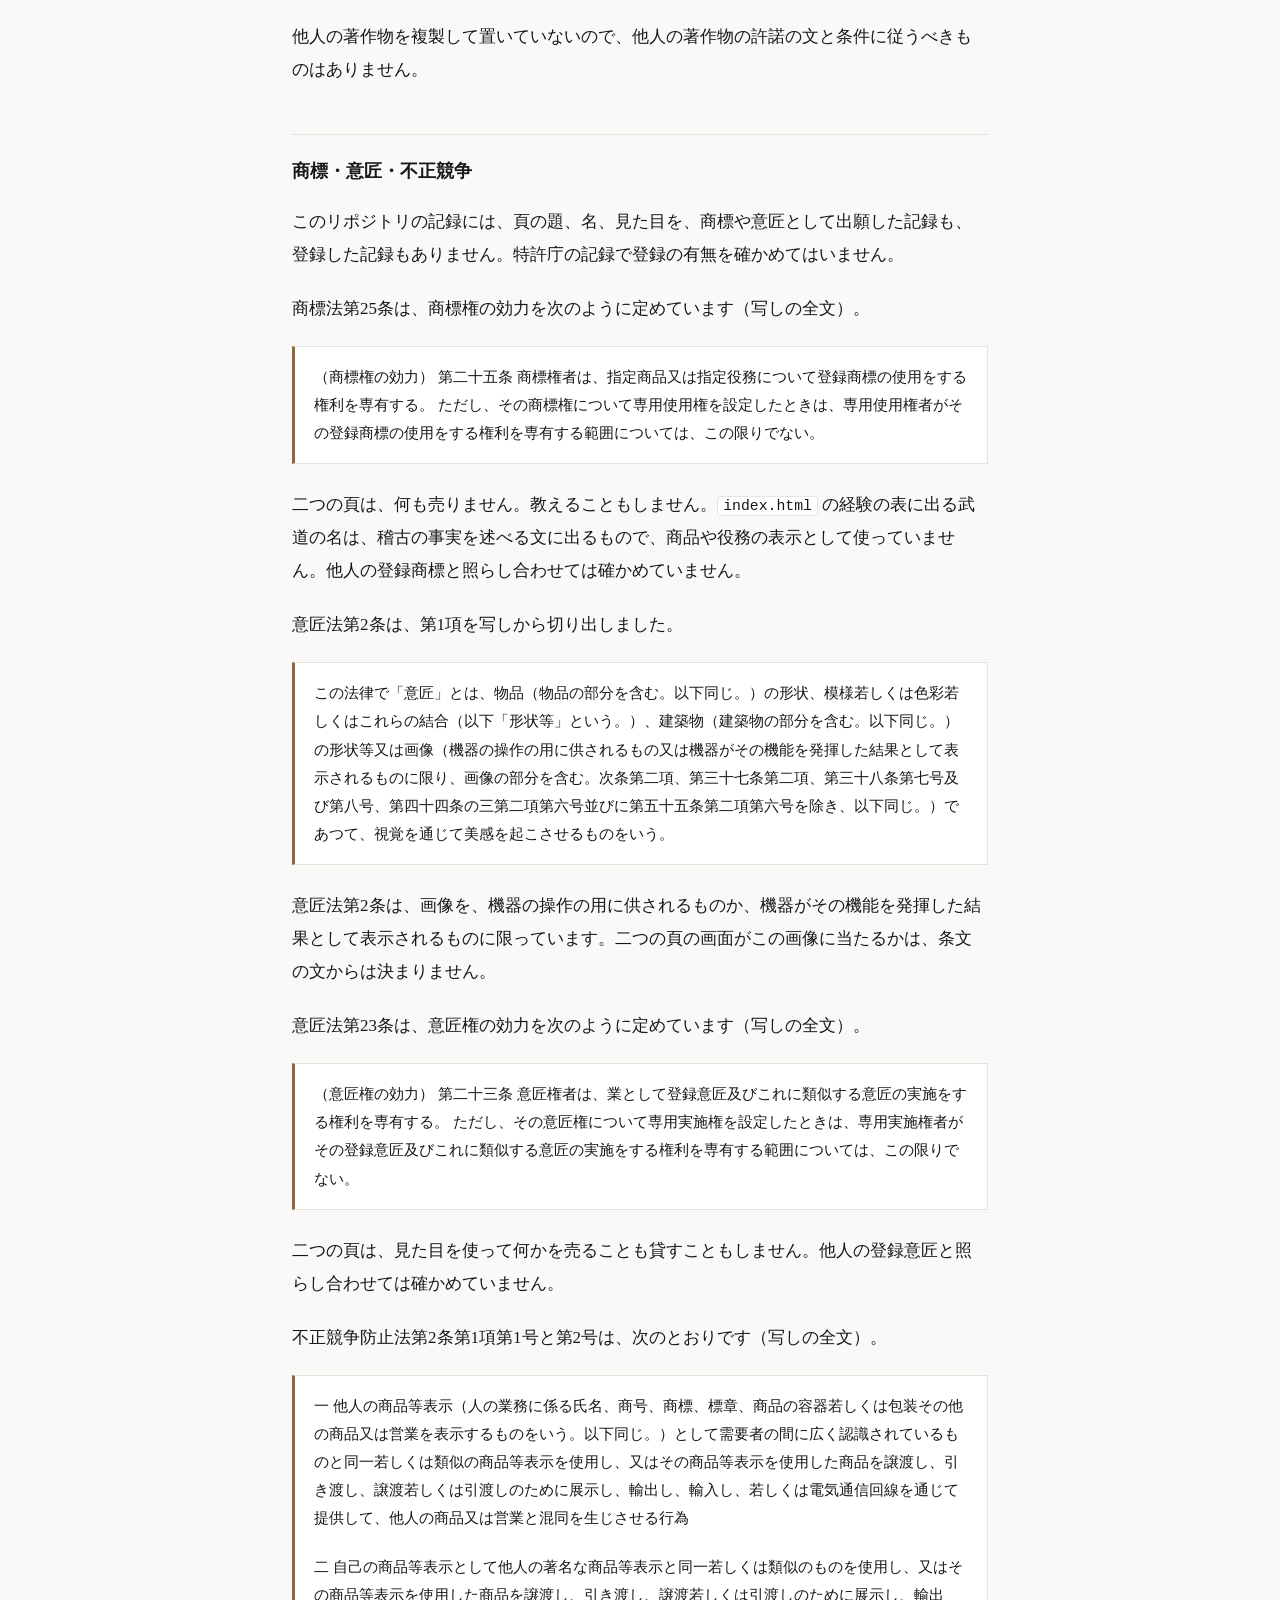
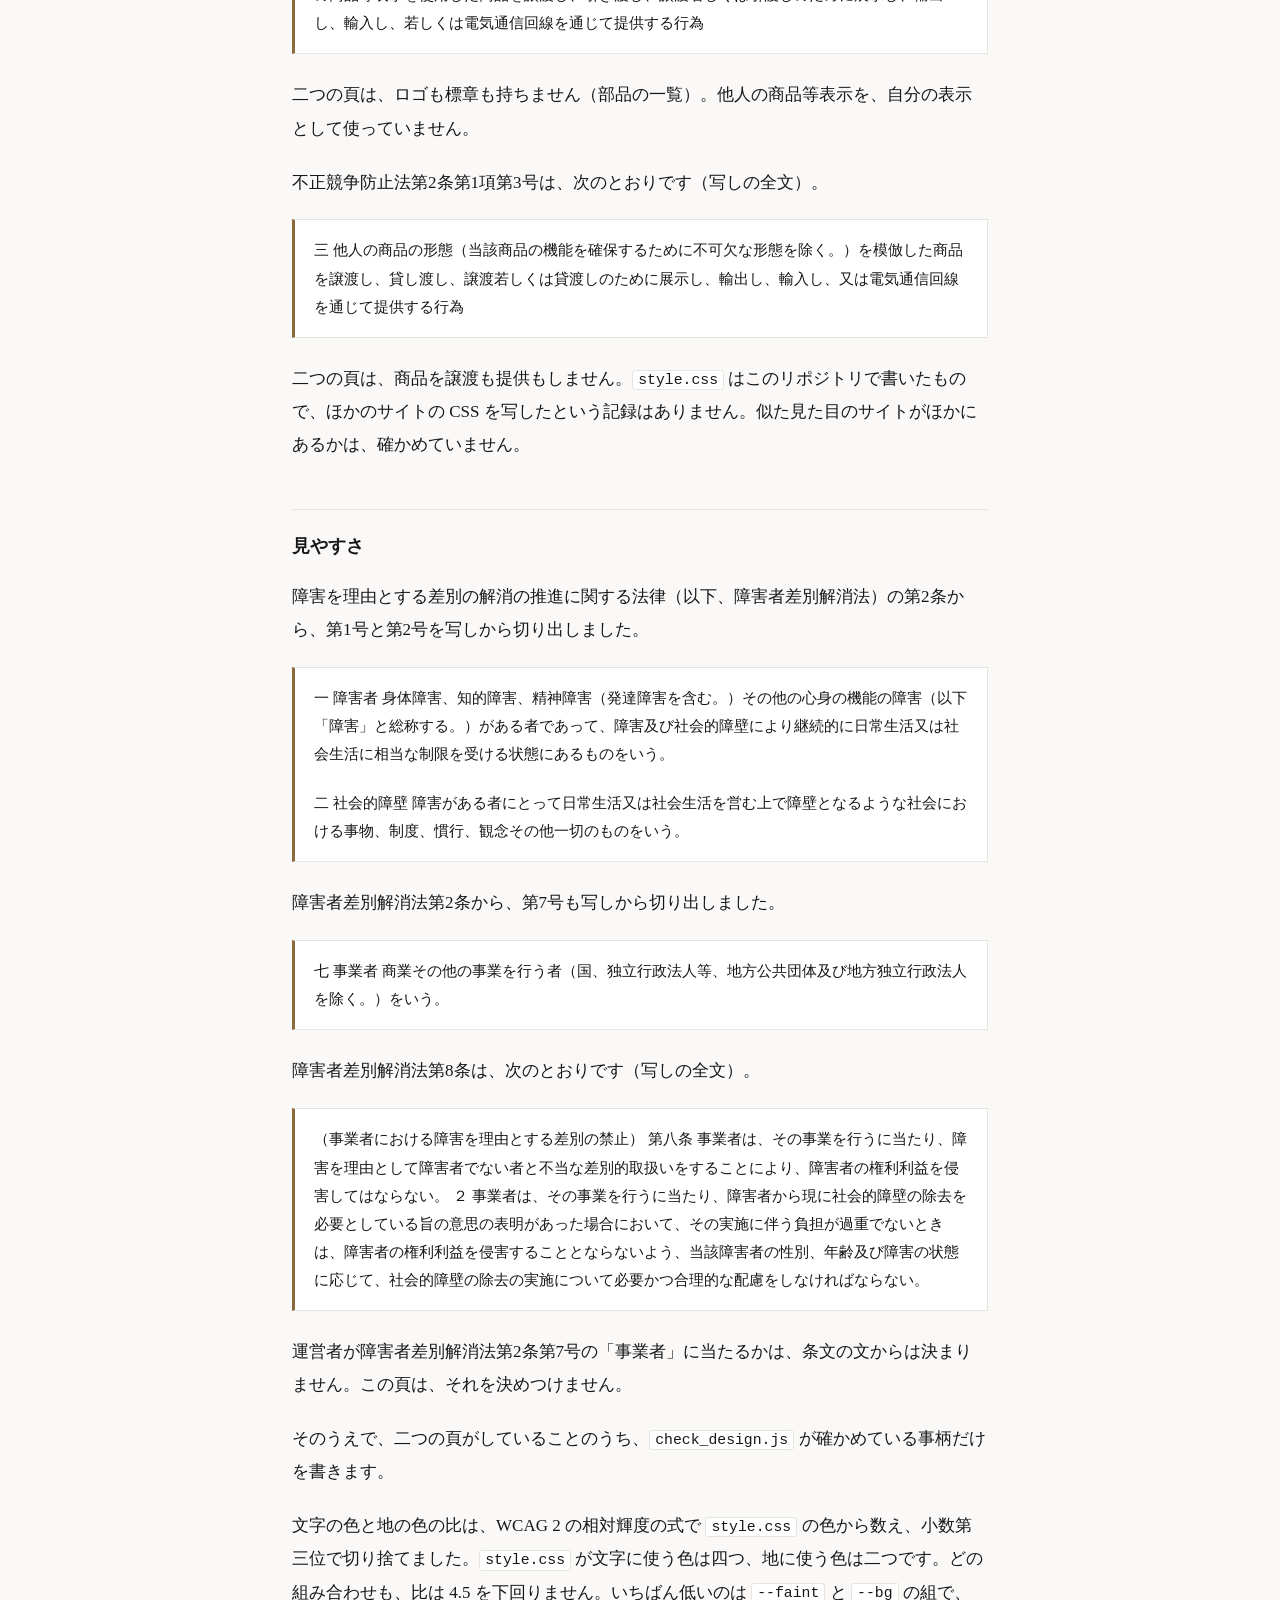
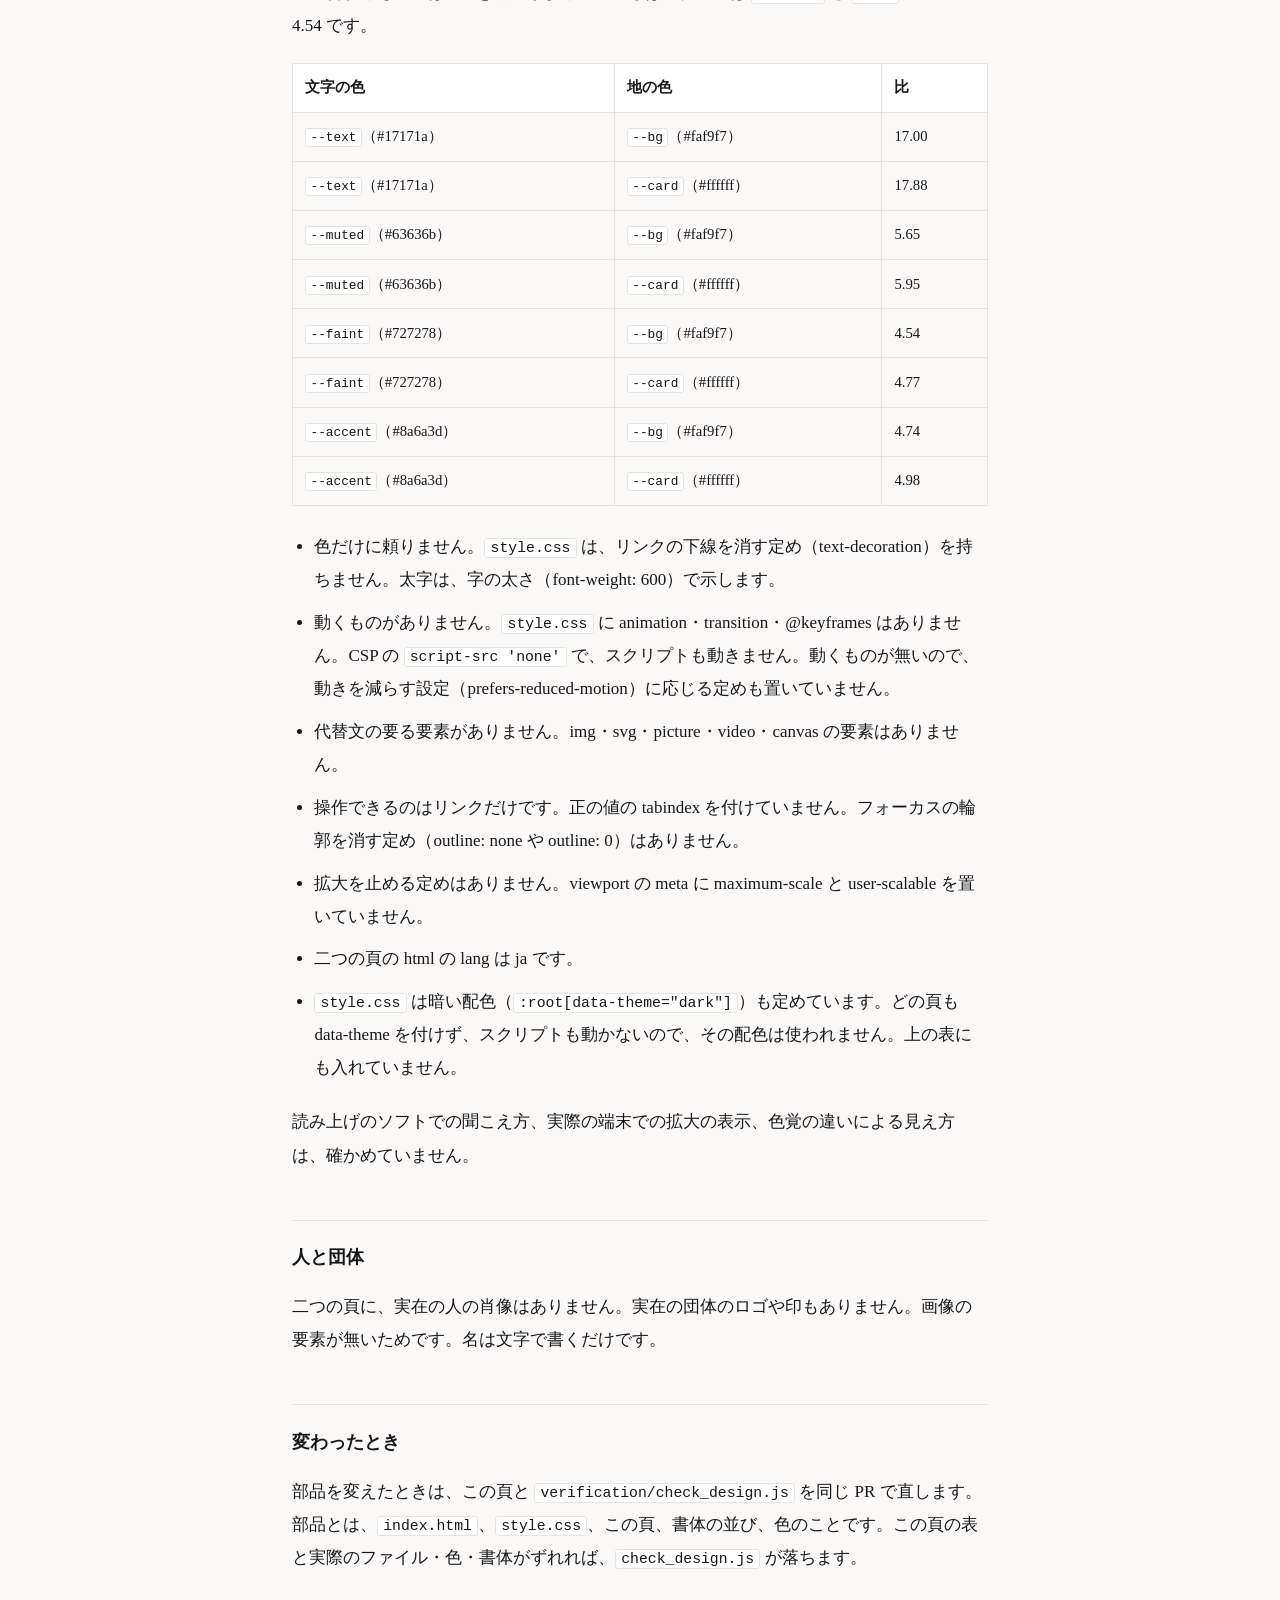
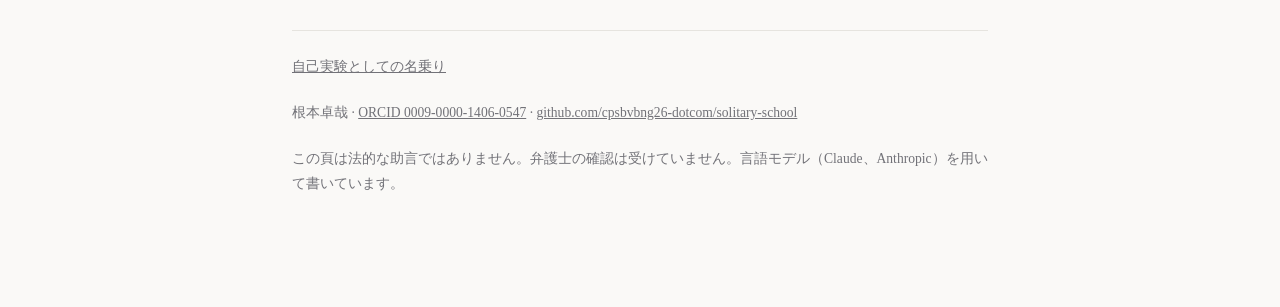
<file: design-legal.html>
<!DOCTYPE html>
<html lang="ja">
<head>
<meta charset="UTF-8">
<meta name="viewport" content="width=device-width, initial-scale=1.0">
<meta http-equiv="Content-Security-Policy" content="default-src 'none'; script-src 'none'; style-src 'self'; img-src 'self' data:; connect-src 'none'; form-action 'none'; base-uri 'none'">
<title>デザインに関する法的な扱い | 根本卓哉</title>
<meta name="description" content="「自己実験としての名乗り」の頁とこの頁の見た目について、部品ごとに、誰が作ったか、どこから来たか、権利と許諾、どの法令の条に関わるかを事実で書きます。">
<meta name="robots" content="index, follow">
<link rel="stylesheet" href="style.css">
</head>
<body>
<main id="main" tabindex="-1">
<div class="wrap">

<h1>デザインに関する法的な扱い</h1>
<p class="lede"><a href="index.html">自己実験としての名乗り</a>の頁（<code>index.html</code>）と、この頁の見た目について書きます。</p>

<h2>この頁について</h2>

<p>扱うのは、二つの頁の見た目の部品です。書体、ロゴ・印・ファビコン・共有用の画像、図、配色、配置、外から読む素材を扱います。</p>

<p>部品ごとに、誰が作ったか、どこから来たか、権利と許諾がどうなっているか、どの法令の条にどう関わるかを書きます。</p>

<p>書いてあるのは運営者の側の理解です。法的な助言ではありません。弁護士の確認は受けていません。</p>

<p>条文は、運営者の別のリポジトリの verification/statutes-texts.json（コミット 85dd680、e-Gov 法令 API から 2026-11-22 に取り寄せ）の写しのとおりに引きます。引く条だけを、このリポジトリの <code>verification/statutes-design.json</code> に一字一句そのまま写しました。<code>verification/check_design.js</code> が、写しの文と sha256 と、この頁の引用を突き合わせます。</p>

<p>このリポジトリは、GitHub Pages で配っていません。2026-11-22 に GitHub の API で読んだリポジトリの <code>has_pages</code> は false でした。リポジトリの中にも、頁を配るワークフローと <code>CNAME</code> のファイルはありません。二つの頁は、リポジトリのファイルとして置いてあります。</p>

<p>この頁の事実は、2026-11-22 に確かめたものです。</p>

<h2>部品の一覧</h2>

<p>見た目に関わるファイル（拡張子が html・css・svg・png・jpg・jpeg・gif・webp・avif・ico・woff・woff2・ttf・otf のもの）は、このリポジトリに三つあります。表のファイルの欄は、その三つと過不足なく一致します。<code>check_design.js</code> が <code>git ls-files</code> と突き合わせます。</p>

<div class="tw">
<table>
<tr><th>何か</th><th>ファイル</th><th>作り方と出所</th><th>権利と許諾</th><th>確かめ方</th></tr>
<tr data-part="page" data-file="index.html"><td>本文と配置</td><td><code>index.html</code></td><td>このリポジトリで手で書いた HTML です。2026-09-15 のコミット f883ee2 で足しました。読む時間の目安の一文だけは、<code>verification/update_reading_time.js</code> が書き込みます。</td><td>本文は CC BY 4.0（<code>LICENSE</code>）です。README のライセンスの表が、<code>index.html</code> の本文を CC BY 4.0 に挙げています。</td><td><code>check_text.js</code> が README と突き合わせます。<code>check_design.js</code> が、この表とファイルを突き合わせます。</td></tr>
<tr data-part="this" data-file="design-legal.html"><td>この頁</td><td><code>design-legal.html</code></td><td>このリポジトリで手で書いた HTML です。2026-11-22 に足しました。</td><td>本文は CC BY 4.0（<code>LICENSE</code>）です。README のライセンスの表に挙げています。</td><td><code>check_design.js</code> が、条文の引用と、頁に書いた事実を確かめます。</td></tr>
<tr data-part="style" data-file="style.css"><td>配色と配置の定め</td><td><code>style.css</code></td><td>このリポジトリで手で書いた CSS です。2026-09-15 のコミット c4d1e37 で、<code>index.html</code> の中にあった style を別のファイルに出しました。</td><td>根の <code>LICENSE</code> は CC BY 4.0 です。README のライセンスの表は、<code>style.css</code> を名指ししていません。この頁は、どの許諾も変えません。</td><td><code>check_design.js</code> が、色の比、書体の並び、動きの無いことを <code>style.css</code> から数え直します。</td></tr>
<tr data-part="font" data-file=""><td>書体</td><td>なし（配っていません）</td><td><code>style.css</code> の font-family が、閲覧する端末に入っている書体の名を並べるだけです。本文は <code>'Hiragino Mincho ProN', 'Yu Mincho', YuMincho, serif</code>、コードは <code>ui-monospace, Menlo, monospace</code> です。<code>@font-face</code> はありません。</td><td>書体のファイルを配っていません。どの書体で描かれるかは、閲覧する端末に入っている書体で決まります。</td><td><code>check_design.js</code> が、font-family の並びと、<code>@font-face</code> と書体のファイルが無いことを見ます。</td></tr>
<tr data-part="logo" data-file=""><td>ロゴ・印・ファビコン</td><td>なし</td><td>ありません。二つの頁は、icon の link を持ちません。</td><td>該当しません。</td><td><code>check_design.js</code> が、画像のファイルと icon の link が無いことを見ます。</td></tr>
<tr data-part="share" data-file=""><td>共有用の画像</td><td>なし</td><td>ありません。二つの頁は、og:image や twitter:image の meta を持ちません。</td><td>該当しません。</td><td><code>check_design.js</code> が、その meta が無いことを見ます。</td></tr>
<tr data-part="figure" data-file=""><td>図・写真</td><td>なし</td><td>ありません。表は HTML の table で組んでいます。</td><td>該当しません。</td><td><code>check_design.js</code> が、img・svg・picture・video・canvas の要素が無いことを見ます。</td></tr>
<tr data-part="external" data-file=""><td>外から読む素材</td><td>なし</td><td>ありません。二つの頁の CSP は <code>default-src 'none'</code> で、自分の所から <code>style.css</code> だけを読みます（<code>style-src 'self'</code>）。</td><td>該当しません。</td><td><code>check_design.js</code> が、CSP と、外を指す src と stylesheet が無いことを見ます。</td></tr>
<tr data-part="badge" data-file=""><td>README の面のバッジ</td><td>なし（このリポジトリはファイルを持ちません）</td><td><code>README.md</code> の上の二つのバッジは、GitHub と Zenodo のサーバーが描く画像です。<code>index.html</code> とこの頁は読みません。</td><td>このリポジトリの <code>LICENSE</code> と <code>LICENSE-CODE</code> は、この画像に掛かりません。</td><td><code>check_design.js</code> が、バッジの画像の所在が github.com と zenodo.org であることを見ます。</td></tr>
</table>
</div>

<h2>著作権</h2>

<p>著作権法第2条第1項第1号は、著作物を次のように定めています（写しの全文）。</p>

<blockquote class="note" data-statute="著作権法 第2条第1項第1号" data-cut="whole">
<p>一 著作物 思想又は感情を創作的に表現したものであつて、文芸、学術、美術又は音楽の範囲に属するものをいう。</p>
</blockquote>

<p>著作権法第10条第1項第4号は、著作物の例として次のものを挙げています（写しの全文）。</p>

<blockquote class="note" data-statute="著作権法 第10条第1項第4号" data-cut="whole">
<p>四 絵画、版画、彫刻その他の美術の著作物</p>
</blockquote>

<p>二つの頁の見た目は、一段の組み、罫線、端末の明朝体、落ち着いた色の組み合わせでできています。これが「思想又は感情を創作的に表現したもの」に当たり、美術の著作物に入るかは、条文の文からは決まりません。運営者は、この見た目を美術の著作物だと主張しません。</p>

<p>許諾は、このリポジトリの <code>LICENSE</code> と <code>LICENSE-CODE</code> のとおりです。本文は CC BY 4.0、検査のスクリプトは MIT です。この頁は、どの許諾も変えません。</p>

<p>著作権法第19条と第20条は、著作者の人格の権利を定めています。第19条は、第1項の初めの文を写しから切り出しました。</p>

<blockquote class="note" data-statute="著作権法 第19条" data-cut="excerpt">
<p>著作者は、その著作物の原作品に、又はその著作物の公衆への提供若しくは提示に際し、その実名若しくは変名を著作者名として表示し、又は著作者名を表示しないこととする権利を有する。</p>
</blockquote>

<p>著作権法第20条は、第1項を写しから切り出しました。</p>

<blockquote class="note" data-statute="著作権法 第20条" data-cut="excerpt">
<p>著作者は、その著作物及びその題号の同一性を保持する権利を有し、その意に反してこれらの変更、切除その他の改変を受けないものとする。</p>
</blockquote>

<p>根の <code>LICENSE</code>（CC BY 4.0）の Section 2 の b の 1 は、次のとおりです。</p>

<blockquote class="note" data-license="LICENSE">
<p>Moral rights, such as the right of integrity, are not licensed under this Public License, nor are publicity, privacy, and/or other similar personality rights; however, to the extent possible, the Licensor waives and/or agrees not to assert any such rights held by the Licensor to the limited extent necessary to allow You to exercise the Licensed Rights, but not otherwise.</p>
</blockquote>

<p>この文の要旨は、人格の権利は許諾の対象にならず、許諾者は、許諾した権利を使えるようにするのに要る限りで、その権利を行使しない、というものです。訳ではありません。</p>

<p>他人の素材は使っていません。画像、書体のファイル、ほかのサイトの CSS は、このリポジトリにありません。著作権法第21条は、複製の権利を著作者のものとしています（写しの全文）。</p>

<blockquote class="note" data-statute="著作権法 第21条" data-cut="whole">
<p>（複製権） 第二十一条 著作者は、その著作物を複製する権利を専有する。</p>
</blockquote>

<p>他人の著作物を複製して置いていないので、他人の著作物の許諾の文と条件に従うべきものはありません。</p>

<h2>商標・意匠・不正競争</h2>

<p>このリポジトリの記録には、頁の題、名、見た目を、商標や意匠として出願した記録も、登録した記録もありません。特許庁の記録で登録の有無を確かめてはいません。</p>

<p>商標法第25条は、商標権の効力を次のように定めています（写しの全文）。</p>

<blockquote class="note" data-statute="商標法 第25条" data-cut="whole">
<p>（商標権の効力） 第二十五条 商標権者は、指定商品又は指定役務について登録商標の使用をする権利を専有する。 ただし、その商標権について専用使用権を設定したときは、専用使用権者がその登録商標の使用をする権利を専有する範囲については、この限りでない。</p>
</blockquote>

<p>二つの頁は、何も売りません。教えることもしません。<code>index.html</code> の経験の表に出る武道の名は、稽古の事実を述べる文に出るもので、商品や役務の表示として使っていません。他人の登録商標と照らし合わせては確かめていません。</p>

<p>意匠法第2条は、第1項を写しから切り出しました。</p>

<blockquote class="note" data-statute="意匠法 第2条" data-cut="excerpt">
<p>この法律で「意匠」とは、物品（物品の部分を含む。以下同じ。）の形状、模様若しくは色彩若しくはこれらの結合（以下「形状等」という。）、建築物（建築物の部分を含む。以下同じ。）の形状等又は画像（機器の操作の用に供されるもの又は機器がその機能を発揮した結果として表示されるものに限り、画像の部分を含む。次条第二項、第三十七条第二項、第三十八条第七号及び第八号、第四十四条の三第二項第六号並びに第五十五条第二項第六号を除き、以下同じ。）であつて、視覚を通じて美感を起こさせるものをいう。</p>
</blockquote>

<p>意匠法第2条は、画像を、機器の操作の用に供されるものか、機器がその機能を発揮した結果として表示されるものに限っています。二つの頁の画面がこの画像に当たるかは、条文の文からは決まりません。</p>

<p>意匠法第23条は、意匠権の効力を次のように定めています（写しの全文）。</p>

<blockquote class="note" data-statute="意匠法 第23条" data-cut="whole">
<p>（意匠権の効力） 第二十三条 意匠権者は、業として登録意匠及びこれに類似する意匠の実施をする権利を専有する。 ただし、その意匠権について専用実施権を設定したときは、専用実施権者がその登録意匠及びこれに類似する意匠の実施をする権利を専有する範囲については、この限りでない。</p>
</blockquote>

<p>二つの頁は、見た目を使って何かを売ることも貸すこともしません。他人の登録意匠と照らし合わせては確かめていません。</p>

<p>不正競争防止法第2条第1項第1号と第2号は、次のとおりです（写しの全文）。</p>

<blockquote class="note" data-statute="不正競争防止法 第2条第1項第1号・第2号" data-cut="whole">
<p>一 他人の商品等表示（人の業務に係る氏名、商号、商標、標章、商品の容器若しくは包装その他の商品又は営業を表示するものをいう。以下同じ。）として需要者の間に広く認識されているものと同一若しくは類似の商品等表示を使用し、又はその商品等表示を使用した商品を譲渡し、引き渡し、譲渡若しくは引渡しのために展示し、輸出し、輸入し、若しくは電気通信回線を通じて提供して、他人の商品又は営業と混同を生じさせる行為</p>
<p>二 自己の商品等表示として他人の著名な商品等表示と同一若しくは類似のものを使用し、又はその商品等表示を使用した商品を譲渡し、引き渡し、譲渡若しくは引渡しのために展示し、輸出し、輸入し、若しくは電気通信回線を通じて提供する行為</p>
</blockquote>

<p>二つの頁は、ロゴも標章も持ちません（部品の一覧）。他人の商品等表示を、自分の表示として使っていません。</p>

<p>不正競争防止法第2条第1項第3号は、次のとおりです（写しの全文）。</p>

<blockquote class="note" data-statute="不正競争防止法 第2条第1項第3号" data-cut="whole">
<p>三 他人の商品の形態（当該商品の機能を確保するために不可欠な形態を除く。）を模倣した商品を譲渡し、貸し渡し、譲渡若しくは貸渡しのために展示し、輸出し、輸入し、又は電気通信回線を通じて提供する行為</p>
</blockquote>

<p>二つの頁は、商品を譲渡も提供もしません。<code>style.css</code> はこのリポジトリで書いたもので、ほかのサイトの CSS を写したという記録はありません。似た見た目のサイトがほかにあるかは、確かめていません。</p>

<h2>見やすさ</h2>

<p>障害を理由とする差別の解消の推進に関する法律（以下、障害者差別解消法）の第2条から、第1号と第2号を写しから切り出しました。</p>

<blockquote class="note" data-statute="障害者差別解消法 第2条" data-cut="excerpt">
<p>一 障害者 身体障害、知的障害、精神障害（発達障害を含む。）その他の心身の機能の障害（以下「障害」と総称する。）がある者であって、障害及び社会的障壁により継続的に日常生活又は社会生活に相当な制限を受ける状態にあるものをいう。</p>
<p>二 社会的障壁 障害がある者にとって日常生活又は社会生活を営む上で障壁となるような社会における事物、制度、慣行、観念その他一切のものをいう。</p>
</blockquote>

<p>障害者差別解消法第2条から、第7号も写しから切り出しました。</p>

<blockquote class="note" data-statute="障害者差別解消法 第2条" data-cut="excerpt">
<p>七 事業者 商業その他の事業を行う者（国、独立行政法人等、地方公共団体及び地方独立行政法人を除く。）をいう。</p>
</blockquote>

<p>障害者差別解消法第8条は、次のとおりです（写しの全文）。</p>

<blockquote class="note" data-statute="障害者差別解消法 第8条" data-cut="whole">
<p>（事業者における障害を理由とする差別の禁止） 第八条 事業者は、その事業を行うに当たり、障害を理由として障害者でない者と不当な差別的取扱いをすることにより、障害者の権利利益を侵害してはならない。 ２ 事業者は、その事業を行うに当たり、障害者から現に社会的障壁の除去を必要としている旨の意思の表明があった場合において、その実施に伴う負担が過重でないときは、障害者の権利利益を侵害することとならないよう、当該障害者の性別、年齢及び障害の状態に応じて、社会的障壁の除去の実施について必要かつ合理的な配慮をしなければならない。</p>
</blockquote>

<p>運営者が障害者差別解消法第2条第7号の「事業者」に当たるかは、条文の文からは決まりません。この頁は、それを決めつけません。</p>

<p>そのうえで、二つの頁がしていることのうち、<code>check_design.js</code> が確かめている事柄だけを書きます。</p>

<p>文字の色と地の色の比は、WCAG 2 の相対輝度の式で <code>style.css</code> の色から数え、小数第三位で切り捨てました。<code>style.css</code> が文字に使う色は四つ、地に使う色は二つです。どの組み合わせも、比は 4.5 を下回りません。いちばん低いのは <code>--faint</code> と <code>--bg</code> の組で、4.54 です。</p>

<div class="tw">
<table>
<tr><th>文字の色</th><th>地の色</th><th>比</th></tr>
<tr data-contrast="text bg"><td><code>--text</code>（#17171a）</td><td><code>--bg</code>（#faf9f7）</td><td>17.00</td></tr>
<tr data-contrast="text card"><td><code>--text</code>（#17171a）</td><td><code>--card</code>（#ffffff）</td><td>17.88</td></tr>
<tr data-contrast="muted bg"><td><code>--muted</code>（#63636b）</td><td><code>--bg</code>（#faf9f7）</td><td>5.65</td></tr>
<tr data-contrast="muted card"><td><code>--muted</code>（#63636b）</td><td><code>--card</code>（#ffffff）</td><td>5.95</td></tr>
<tr data-contrast="faint bg"><td><code>--faint</code>（#727278）</td><td><code>--bg</code>（#faf9f7）</td><td>4.54</td></tr>
<tr data-contrast="faint card"><td><code>--faint</code>（#727278）</td><td><code>--card</code>（#ffffff）</td><td>4.77</td></tr>
<tr data-contrast="accent bg"><td><code>--accent</code>（#8a6a3d）</td><td><code>--bg</code>（#faf9f7）</td><td>4.74</td></tr>
<tr data-contrast="accent card"><td><code>--accent</code>（#8a6a3d）</td><td><code>--card</code>（#ffffff）</td><td>4.98</td></tr>
</table>
</div>

<ul>
<li>色だけに頼りません。<code>style.css</code> は、リンクの下線を消す定め（text-decoration）を持ちません。太字は、字の太さ（font-weight: 600）で示します。</li>
<li>動くものがありません。<code>style.css</code> に animation・transition・@keyframes はありません。CSP の <code>script-src 'none'</code> で、スクリプトも動きません。動くものが無いので、動きを減らす設定（prefers-reduced-motion）に応じる定めも置いていません。</li>
<li>代替文の要る要素がありません。img・svg・picture・video・canvas の要素はありません。</li>
<li>操作できるのはリンクだけです。正の値の tabindex を付けていません。フォーカスの輪郭を消す定め（outline: none や outline: 0）はありません。</li>
<li>拡大を止める定めはありません。viewport の meta に maximum-scale と user-scalable を置いていません。</li>
<li>二つの頁の html の lang は ja です。</li>
<li><code>style.css</code> は暗い配色（<code>:root[data-theme="dark"]</code>）も定めています。どの頁も data-theme を付けず、スクリプトも動かないので、その配色は使われません。上の表にも入れていません。</li>
</ul>

<p>読み上げのソフトでの聞こえ方、実際の端末での拡大の表示、色覚の違いによる見え方は、確かめていません。</p>

<h2>人と団体</h2>

<p>二つの頁に、実在の人の肖像はありません。実在の団体のロゴや印もありません。画像の要素が無いためです。名は文字で書くだけです。</p>

<h2>変わったとき</h2>

<p>部品を変えたときは、この頁と <code>verification/check_design.js</code> を同じ PR で直します。部品とは、<code>index.html</code>、<code>style.css</code>、この頁、書体の並び、色のことです。この頁の表と実際のファイル・色・書体がずれれば、<code>check_design.js</code> が落ちます。</p>

<footer>
<p><a href="index.html">自己実験としての名乗り</a></p>
<p>根本卓哉 · <a href="https://orcid.org/0009-0000-1406-0547" target="_blank" rel="noopener">ORCID 0009-0000-1406-0547</a> ·
<a href="https://github.com/cpsbvbng26-dotcom/solitary-school" target="_blank" rel="noopener">github.com/cpsbvbng26-dotcom/solitary-school</a></p>
<p>この頁は法的な助言ではありません。弁護士の確認は受けていません。言語モデル（Claude、Anthropic）を用いて書いています。</p>
</footer>

</div>
</main>
</body>
</html>
</file>
<file: style.css>
:root {
  --bg: #faf9f7;
  --card: #ffffff;
  --text: #17171a;
  --muted: #63636b;
  --faint: #727278;
  --line: #e6e4df;
  --accent: #8a6a3d;
}
:root[data-theme="dark"] {
  --bg: #121214;
  --card: #191919;
  --text: #ececee;
  --muted: #9c9ca4;
  --faint: #81818b;
  --line: #2a2a2d;
  --accent: #b08d57;
}
* { box-sizing: border-box; }
html { -webkit-text-size-adjust: 100%; }
body { margin: 0; background: var(--bg); color: var(--text); font-family: 'Hiragino Mincho ProN', 'Yu Mincho', YuMincho, serif; font-size: 17px; line-height: 1.95; }
.nav { max-width: 46rem; margin: 0 auto; padding: 1.2rem 1.25rem 0; font-size: .9rem; }
.nav a { margin-right: 1rem; }
.wrap { max-width: 46rem; margin: 0 auto; padding: 2rem 1.25rem 6rem; }
h1 { font-size: 1.7rem; line-height: 1.5; margin: 0 0 .5rem; }
h2 { font-size: 1.1rem; margin: 3rem 0 1rem; padding-top: 1.2rem; border-top: 1px solid var(--line); }
p { margin: 0 0 1.3rem; }
b { font-weight: 600; }
.lede { color: var(--muted); font-size: .94rem; line-height: 1.8; margin-bottom: 2.2rem; }
ol, ul { padding-left: 1.4rem; margin: 0 0 1.3rem; }
li { margin-bottom: .6rem; }
code { font-family: ui-monospace, Menlo, monospace; font-size: .87em; background: var(--card); border: 1px solid var(--line); border-radius: 3px; padding: .08em .35em; }
.tw { overflow-x: auto; margin: 0 0 1.5rem; }
table { border-collapse: collapse; width: 100%; font-size: .92rem; }
th, td { border: 1px solid var(--line); padding: .6rem .75rem; text-align: left; vertical-align: top; }
th { background: var(--card); font-weight: 600; }
a { color: var(--accent); }
.note { background: var(--card); border: 1px solid var(--line); border-left: 3px solid var(--accent); padding: 1rem 1.2rem; margin: 0 0 1.5rem; font-size: .95rem; line-height: 1.85; }
.note p:last-child { margin-bottom: 0; }
footer { margin-top: 3.5rem; padding-top: 1.4rem; border-top: 1px solid var(--line); font-size: .85rem; color: var(--faint); line-height: 1.85; }
footer a { color: var(--faint); }
</file>
